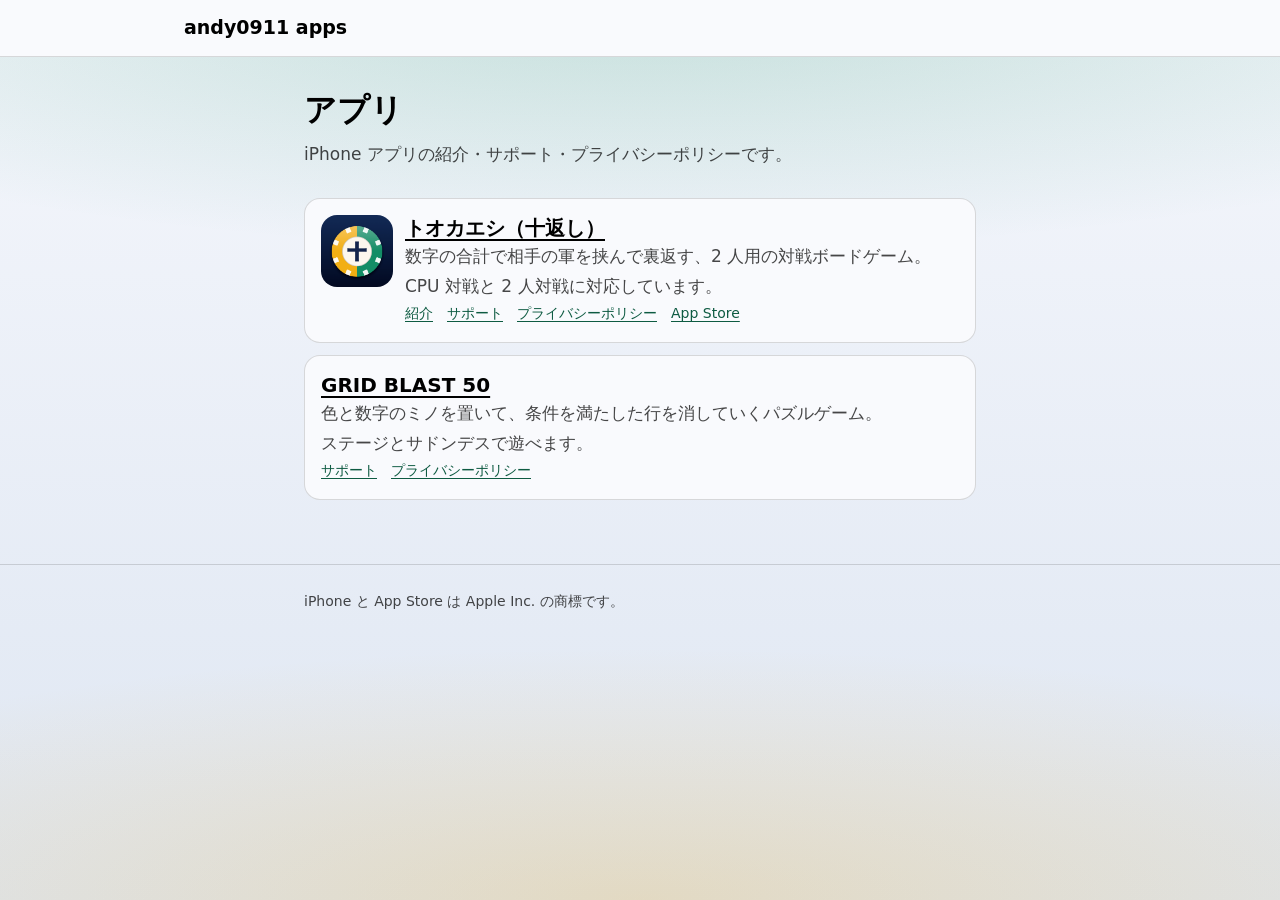
<file: index.html>
<!doctype html>
<html lang="ja">
<head>
<meta charset="utf-8">
<meta name="viewport" content="width=device-width, initial-scale=1">
<title>andy0911 apps｜iPhone アプリのサポートサイト</title>
<meta name="description" content="andy0911 が開発する iPhone アプリの紹介・サポート・プライバシーポリシーのページです。">
<link rel="canonical" href="https://andy0911.github.io/">
<meta name="google-site-verification" content="EvMvs8RO5dXW1FtLMoumwyqunw7ef7l6_yYHZb32z4k">
<meta name="theme-color" content="#f5f7fc" media="(prefers-color-scheme: light)">
<meta property="og:type" content="website">
<meta property="og:site_name" content="andy0911 apps">
<meta property="og:locale" content="ja_JP">
<meta property="og:title" content="andy0911 apps｜iPhone アプリのサポートサイト">
<meta property="og:description" content="トオカエシ（十返し）などの iPhone アプリの紹介、サポート、プライバシーポリシーをまとめています。">
<meta property="og:url" content="https://andy0911.github.io/">
<meta property="og:image" content="https://andy0911.github.io/tokaeshi/img/icon-512.png">
<meta name="twitter:card" content="summary">

<meta name="theme-color" content="#1c1f26" media="(prefers-color-scheme: dark)">
<link rel="icon" type="image/png" sizes="64x64" href="tokaeshi/img/favicon-64.png">
<link rel="stylesheet" href="tokaeshi/style.css">
<script src="analytics.js" defer></script>
</head>
<body>
<a class="skip-link" href="#main">本文へ移動</a>

<header class="site-header">
  <div class="wrap">
    <a class="brand" href="./"><span class="brand-text">andy0911 apps</span></a>
  </div>
</header>

<main id="main">
  <div class="wrap prose-wrap">
    <div class="page-head">
      <h1>アプリ</h1>
      <p>iPhone アプリの紹介・サポート・プライバシーポリシーです。</p>
    </div>

    <ul class="cards" style="margin-top:var(--space-5)">
      <li>
        <div class="piece-row">
          <img src="tokaeshi/img/icon-512.png" alt="" width="72" height="72" style="border-radius:16px;flex:none">
          <div>
            <h2 style="font-size:20px;font-family:var(--font-rounded);font-weight:800"><a href="tokaeshi/" style="color:inherit">トオカエシ（十返し）</a></h2>
            <p>数字の合計で相手の軍を挟んで裏返す、2 人用の対戦ボードゲーム。CPU 対戦と 2 人対戦に対応しています。</p>
            <p class="small" style="margin:0"><a href="tokaeshi/">紹介</a>　<a href="tokaeshi/support.html">サポート</a>　<a href="tokaeshi/privacy.html">プライバシーポリシー</a>　<a href="https://apps.apple.com/jp/app/id6817160128" data-placement="home-card">App Store</a></p>
          </div>
        </div>
      </li>
      <li>
        <div class="piece-row">
          <div>
            <h2 style="font-size:20px;font-family:var(--font-rounded);font-weight:800"><a href="gridblast50/support.html" style="color:inherit">GRID BLAST 50</a></h2>
            <p>色と数字のミノを置いて、条件を満たした行を消していくパズルゲーム。ステージとサドンデスで遊べます。</p>
            <p class="small" style="margin:0"><a href="gridblast50/support.html">サポート</a>　<a href="gridblast50/privacy.html">プライバシーポリシー</a></p>
          </div>
        </div>
      </li>
    </ul>
  </div>
</main>

<footer class="site-footer">
  <div class="wrap prose-wrap">
    <p>iPhone と App Store は Apple Inc. の商標です。</p>
  </div>
</footer>
</body>
</html>
</file>
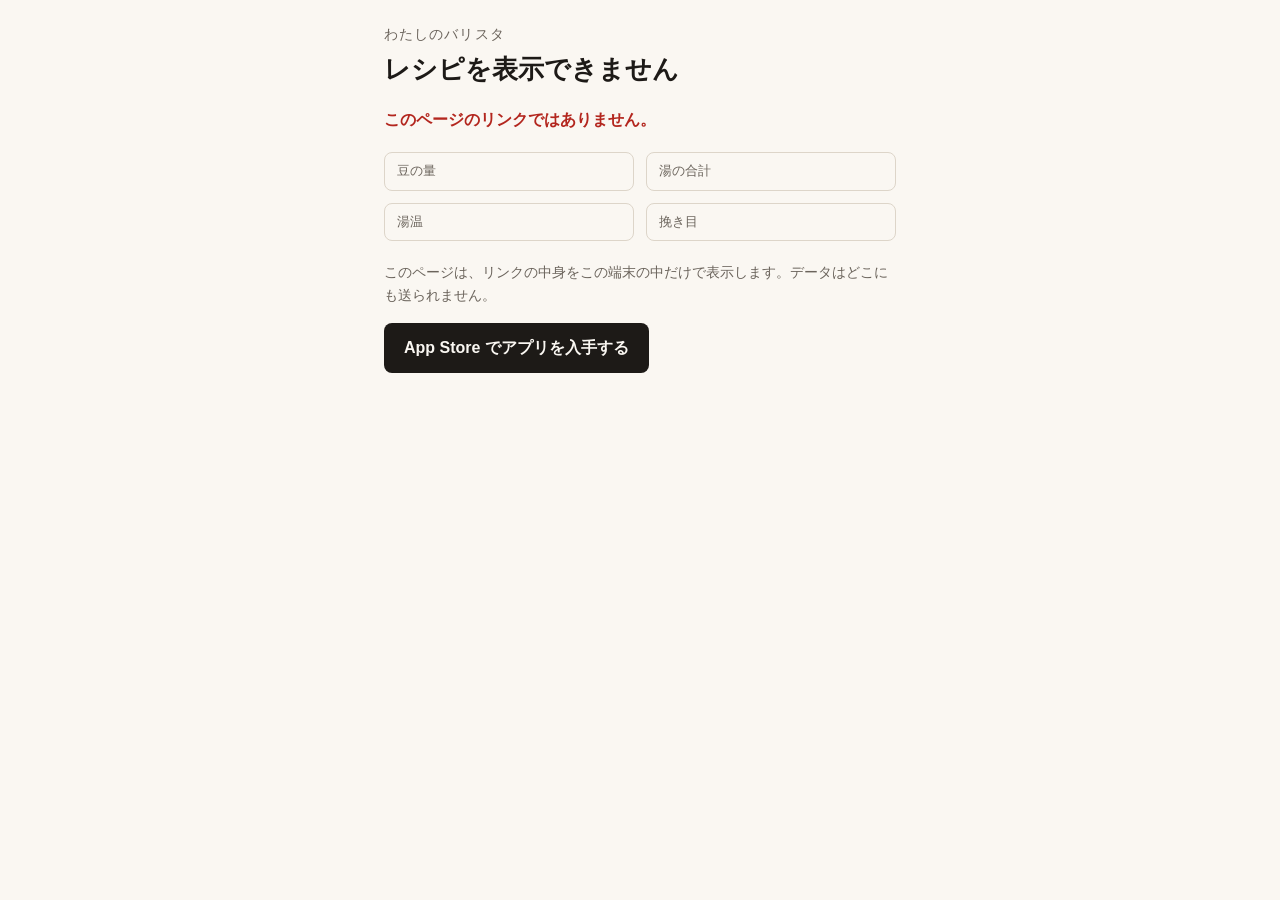
<file: r/index.html>
<!doctype html>
<html lang="ja">
<head>
<meta charset="utf-8">
<meta name="viewport" content="width=device-width, initial-scale=1">
<meta http-equiv="Content-Security-Policy" content="default-src 'none'; script-src 'self'; style-src 'self'; img-src 'self'">
<meta name="referrer" content="no-referrer">
<meta name="robots" content="noindex">
<!-- アプリが入っている人が Safari で直接開いたとき（Universal Link は働かない）のために、Smart App Banner を置く。
     App Store の ID は 6818946345。app-argument は共有ページ内の script が今の URL で上書きする。 -->
<meta name="apple-itunes-app" content="app-id=6818946345">
<title>わたしのバリスタ ー 共有されたレシピ</title>
<link rel="stylesheet" href="style.css">
</head>
<body>
<main>
  <p class="brand">わたしのバリスタ</p>
  <h1 id="name">レシピを確かめています…</h1>
  <p id="summary" class="muted"></p>
  <p id="error" class="error" role="alert" hidden></p>
  <dl id="values" hidden>
    <div><dt>豆の量</dt><dd id="dose"></dd></div>
    <div><dt id="waterLabel">湯の合計</dt><dd id="water"></dd></div>
    <div><dt>湯温</dt><dd id="temp"></dd></div>
    <div><dt>挽き目</dt><dd id="grind"></dd></div>
  </dl>
  <ol id="steps" hidden></ol>
  <p id="bean" class="muted" hidden></p>
  <p class="muted">このページは、リンクの中身をこの端末の中だけで表示します。データはどこにも送られません。</p>
  <p><a id="store" class="button" href="https://apps.apple.com/app/id6818946345">App Store でアプリを入手する</a></p>
</main>
<script src="share-core.js"></script>
<script src="share.js"></script>
</body>
</html>
</file>
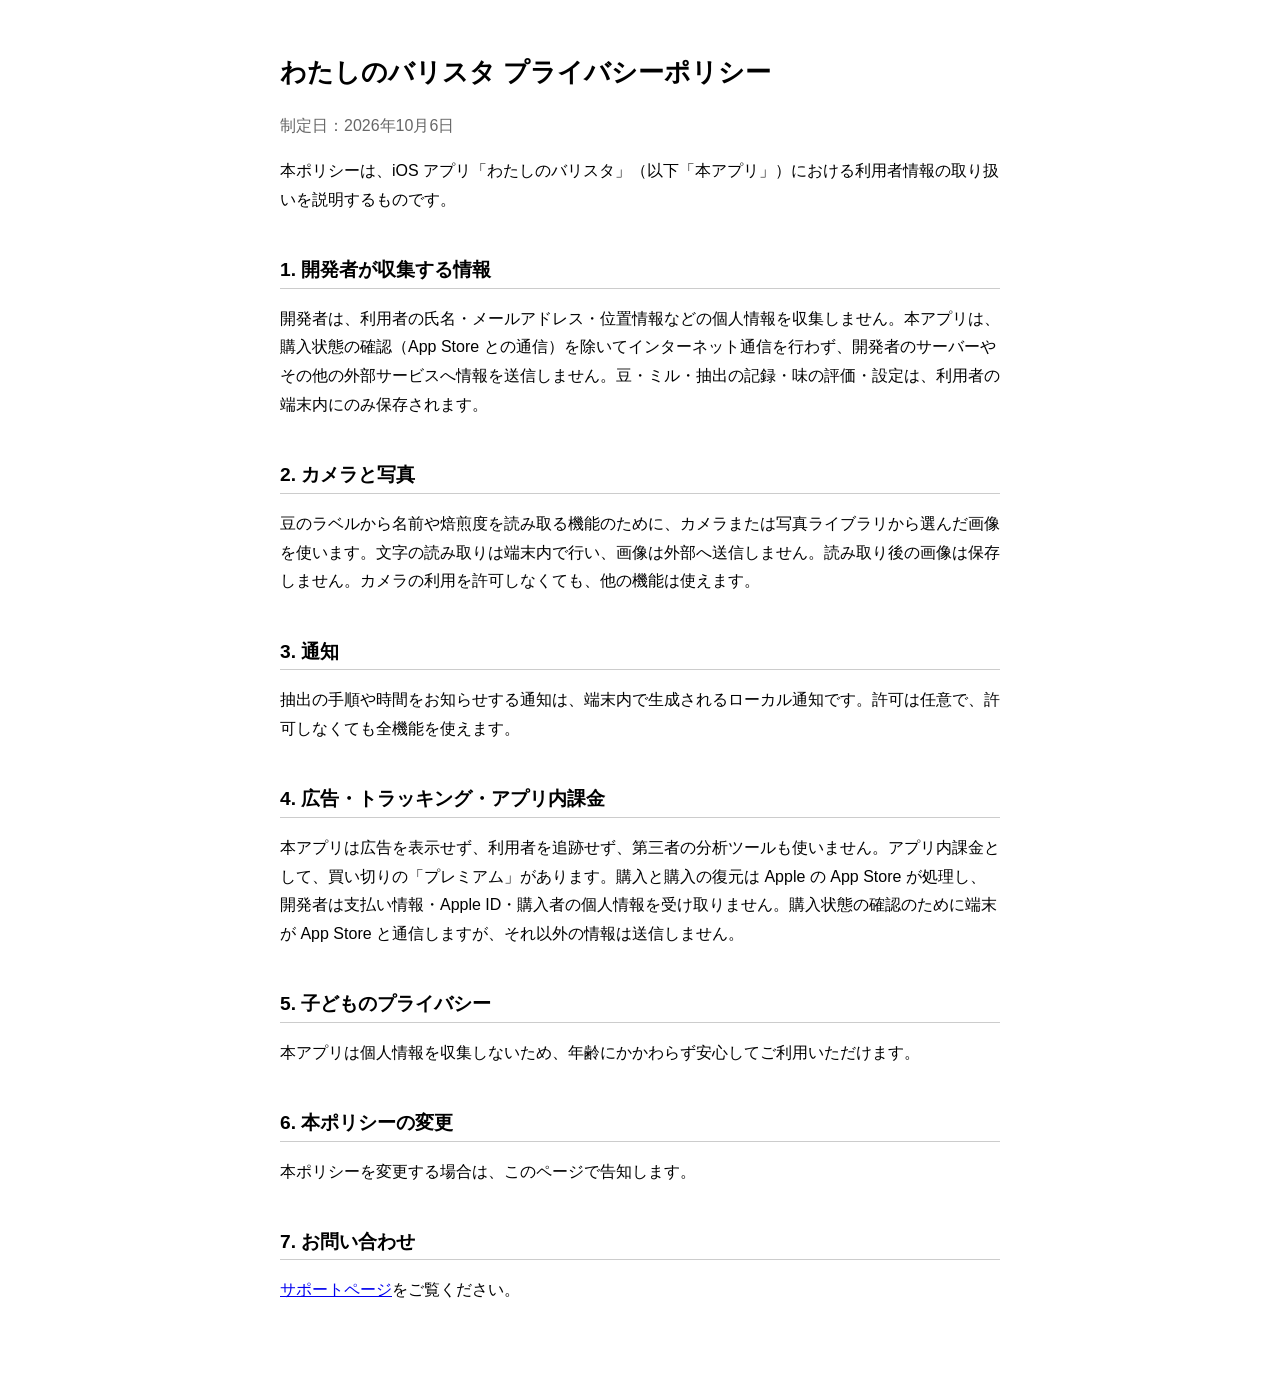
<file: coffee/privacy.html>
<!doctype html>
<html lang="ja">
<head>
<meta charset="utf-8">
<meta name="viewport" content="width=device-width, initial-scale=1">
<title>わたしのバリスタ プライバシーポリシー</title>
<link rel="stylesheet" href="style.css">
</head>
<body>
<main>
<h1>わたしのバリスタ プライバシーポリシー</h1>
<p class="date">制定日：2026年10月6日</p>

<p>本ポリシーは、iOS アプリ「わたしのバリスタ」（以下「本アプリ」）における利用者情報の取り扱いを説明するものです。</p>

<h2>1. 開発者が収集する情報</h2>
<p>開発者は、利用者の氏名・メールアドレス・位置情報などの個人情報を収集しません。本アプリは、購入状態の確認（App Store との通信）を除いてインターネット通信を行わず、開発者のサーバーやその他の外部サービスへ情報を送信しません。豆・ミル・抽出の記録・味の評価・設定は、利用者の端末内にのみ保存されます。</p>

<h2>2. カメラと写真</h2>
<p>豆のラベルから名前や焙煎度を読み取る機能のために、カメラまたは写真ライブラリから選んだ画像を使います。文字の読み取りは端末内で行い、画像は外部へ送信しません。読み取り後の画像は保存しません。カメラの利用を許可しなくても、他の機能は使えます。</p>

<h2>3. 通知</h2>
<p>抽出の手順や時間をお知らせする通知は、端末内で生成されるローカル通知です。許可は任意で、許可しなくても全機能を使えます。</p>

<h2>4. 広告・トラッキング・アプリ内課金</h2>
<p>本アプリは広告を表示せず、利用者を追跡せず、第三者の分析ツールも使いません。アプリ内課金として、買い切りの「プレミアム」があります。購入と購入の復元は Apple の App Store が処理し、開発者は支払い情報・Apple ID・購入者の個人情報を受け取りません。購入状態の確認のために端末が App Store と通信しますが、それ以外の情報は送信しません。</p>

<h2>5. 子どものプライバシー</h2>
<p>本アプリは個人情報を収集しないため、年齢にかかわらず安心してご利用いただけます。</p>

<h2>6. 本ポリシーの変更</h2>
<p>本ポリシーを変更する場合は、このページで告知します。</p>

<h2>7. お問い合わせ</h2>
<p><a href="support.html">サポートページ</a>をご覧ください。</p>
</main>
</body>
</html>
</file>
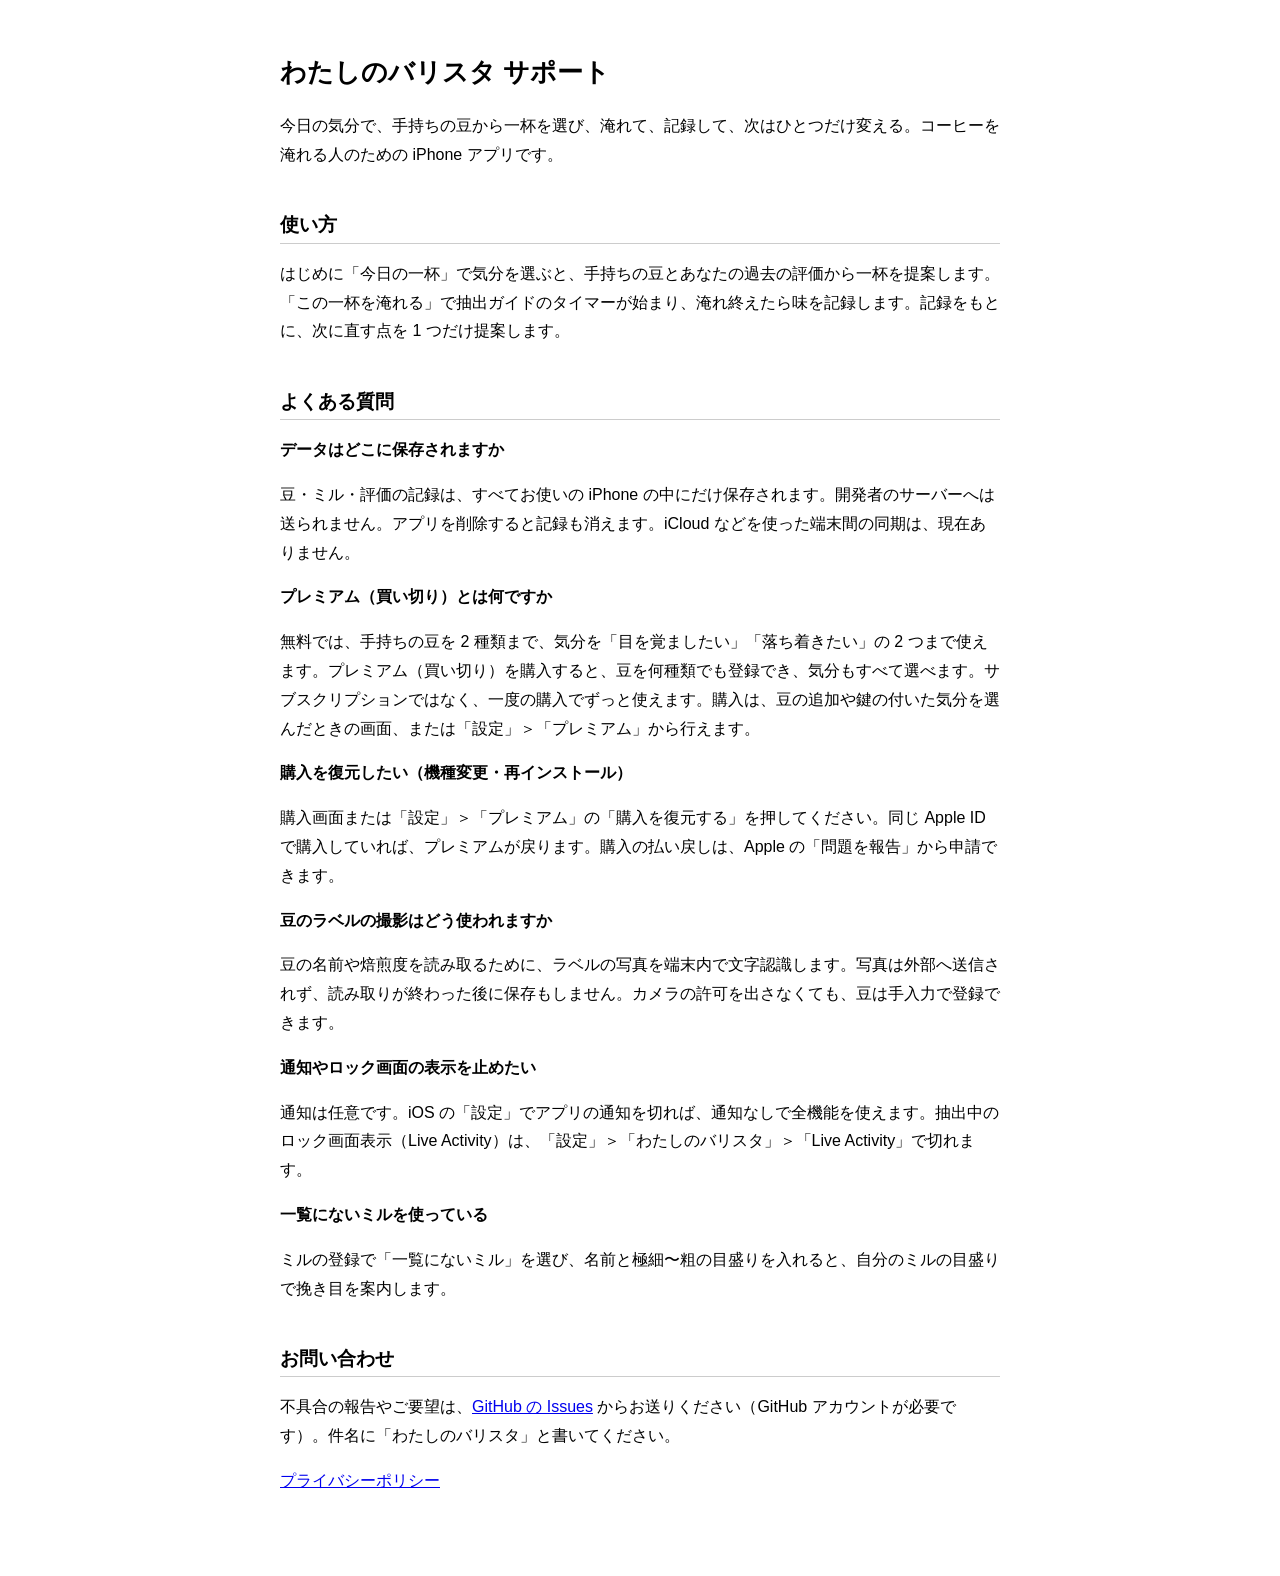
<file: coffee/support.html>
<!doctype html>
<html lang="ja">
<head>
<meta charset="utf-8">
<meta name="viewport" content="width=device-width, initial-scale=1">
<title>わたしのバリスタ サポート</title>
<link rel="stylesheet" href="style.css">
</head>
<body>
<main>
<h1>わたしのバリスタ サポート</h1>
<p>今日の気分で、手持ちの豆から一杯を選び、淹れて、記録して、次はひとつだけ変える。コーヒーを淹れる人のための iPhone アプリです。</p>

<h2>使い方</h2>
<p>はじめに「今日の一杯」で気分を選ぶと、手持ちの豆とあなたの過去の評価から一杯を提案します。「この一杯を淹れる」で抽出ガイドのタイマーが始まり、淹れ終えたら味を記録します。記録をもとに、次に直す点を 1 つだけ提案します。</p>

<h2>よくある質問</h2>
<h3>データはどこに保存されますか</h3>
<p>豆・ミル・評価の記録は、すべてお使いの iPhone の中にだけ保存されます。開発者のサーバーへは送られません。アプリを削除すると記録も消えます。iCloud などを使った端末間の同期は、現在ありません。</p>
<h3>プレミアム（買い切り）とは何ですか</h3>
<p>無料では、手持ちの豆を 2 種類まで、気分を「目を覚ましたい」「落ち着きたい」の 2 つまで使えます。プレミアム（買い切り）を購入すると、豆を何種類でも登録でき、気分もすべて選べます。サブスクリプションではなく、一度の購入でずっと使えます。購入は、豆の追加や鍵の付いた気分を選んだときの画面、または「設定」＞「プレミアム」から行えます。</p>
<h3>購入を復元したい（機種変更・再インストール）</h3>
<p>購入画面または「設定」＞「プレミアム」の「購入を復元する」を押してください。同じ Apple ID で購入していれば、プレミアムが戻ります。購入の払い戻しは、Apple の「問題を報告」から申請できます。</p>
<h3>豆のラベルの撮影はどう使われますか</h3>
<p>豆の名前や焙煎度を読み取るために、ラベルの写真を端末内で文字認識します。写真は外部へ送信されず、読み取りが終わった後に保存もしません。カメラの許可を出さなくても、豆は手入力で登録できます。</p>
<h3>通知やロック画面の表示を止めたい</h3>
<p>通知は任意です。iOS の「設定」でアプリの通知を切れば、通知なしで全機能を使えます。抽出中のロック画面表示（Live Activity）は、「設定」＞「わたしのバリスタ」＞「Live Activity」で切れます。</p>
<h3>一覧にないミルを使っている</h3>
<p>ミルの登録で「一覧にないミル」を選び、名前と極細〜粗の目盛りを入れると、自分のミルの目盛りで挽き目を案内します。</p>

<h2>お問い合わせ</h2>
<p>不具合の報告やご要望は、<a href="https://github.com/andy0911/andy0911.github.io/issues">GitHub の Issues</a> からお送りください（GitHub アカウントが必要です）。件名に「わたしのバリスタ」と書いてください。</p>

<p><a href="privacy.html">プライバシーポリシー</a></p>
</main>
</body>
</html>
</file>
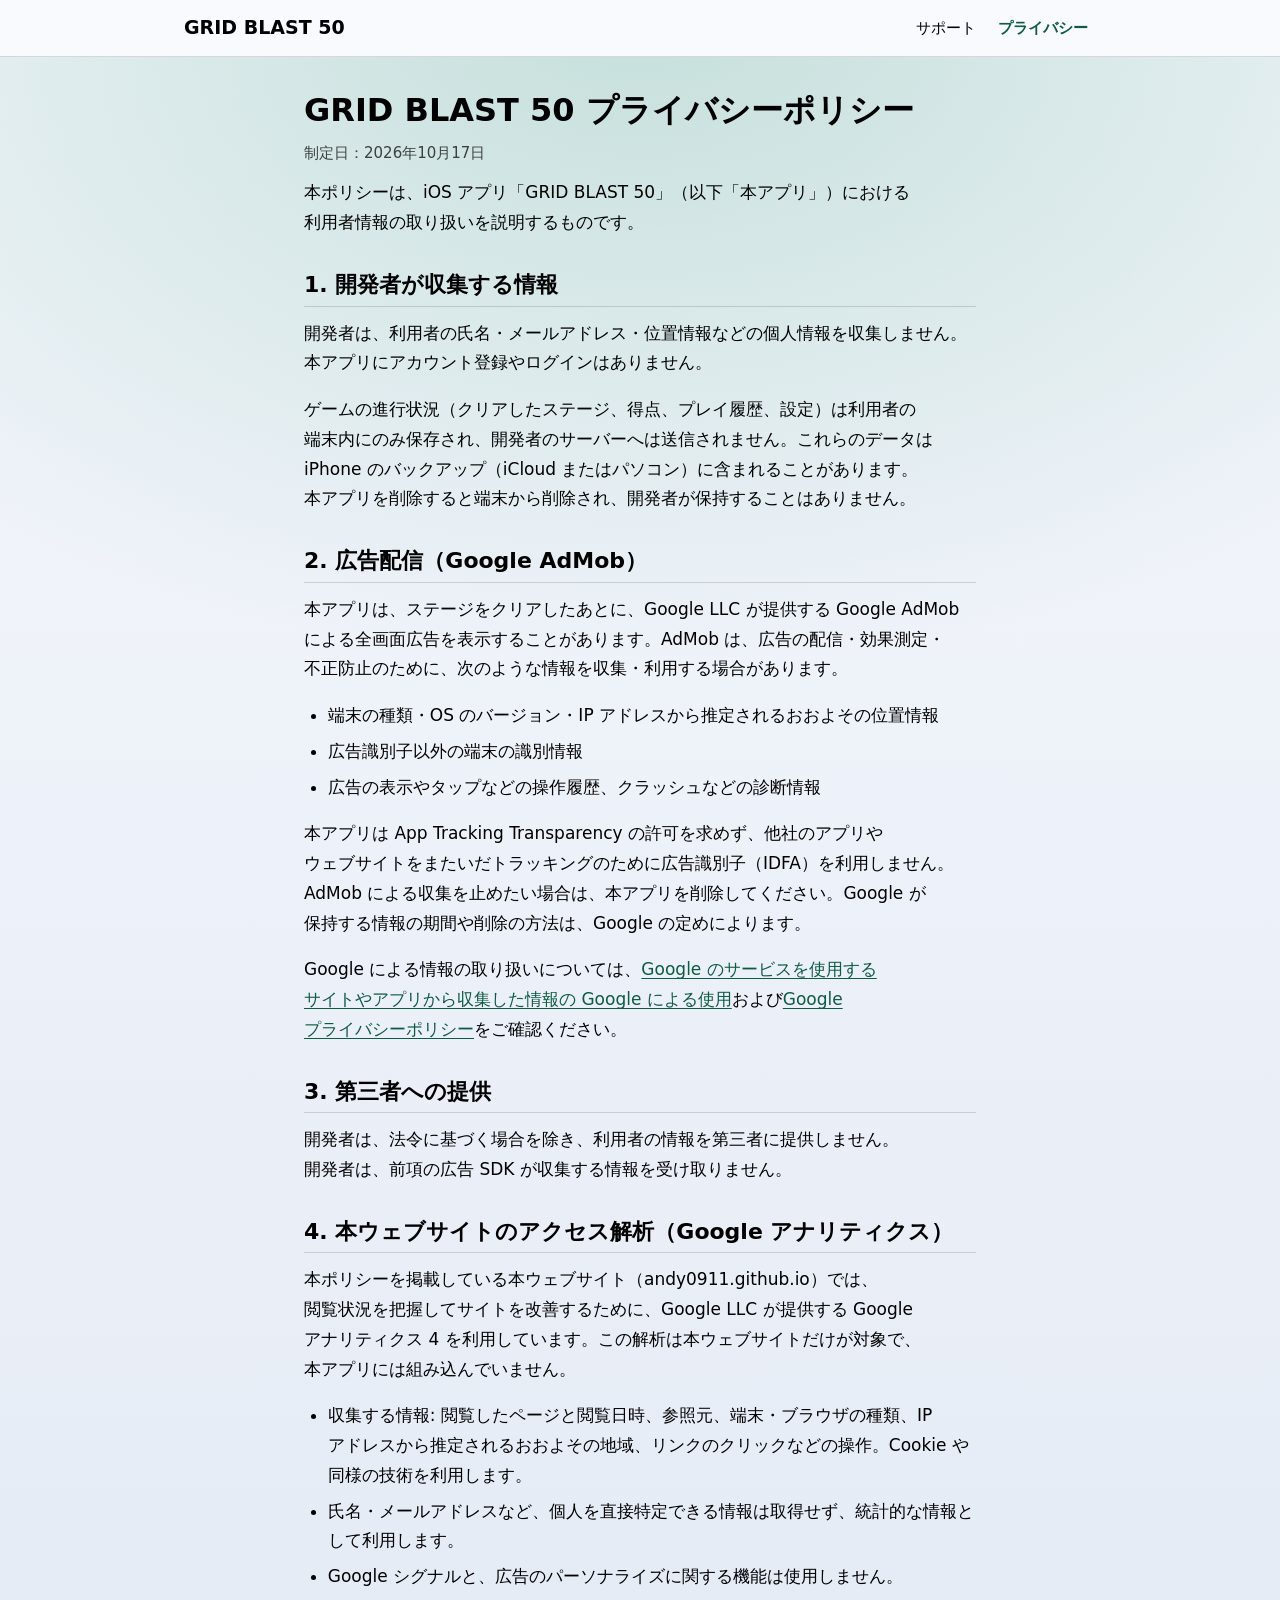
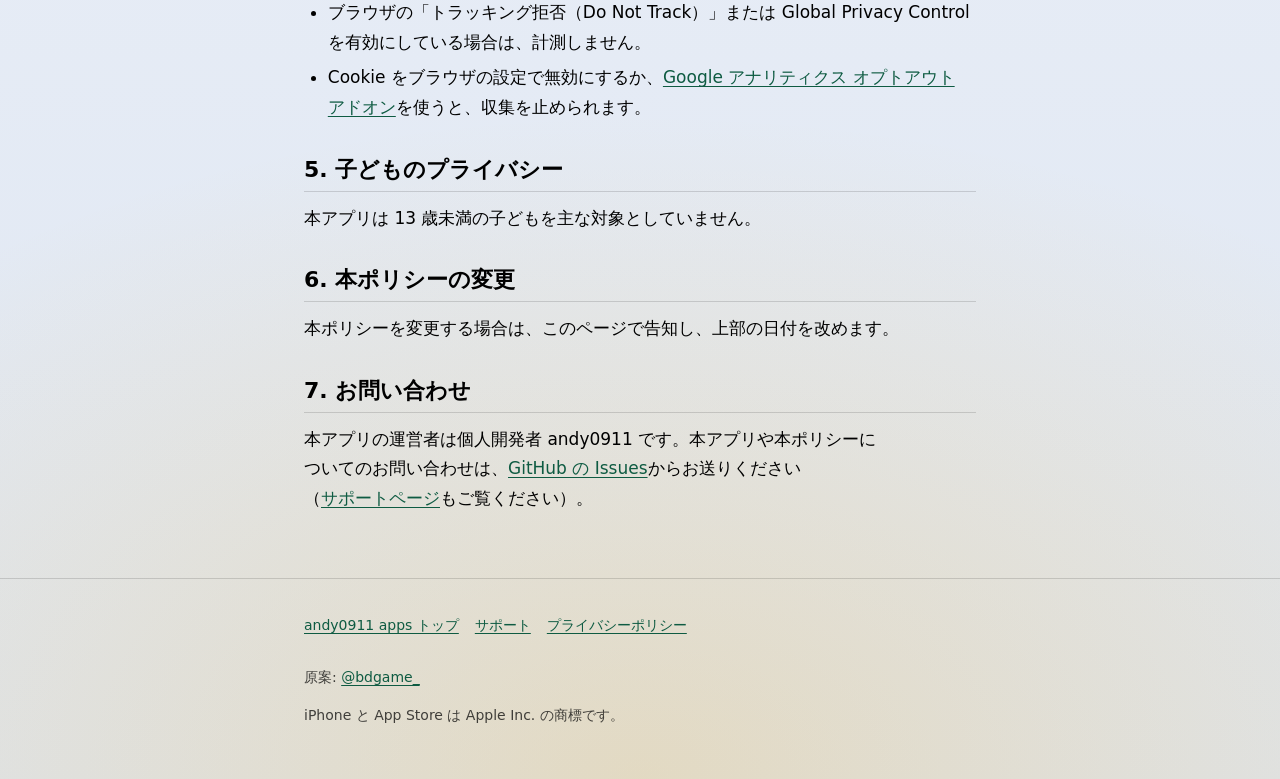
<file: gridblast50/privacy.html>
<!doctype html>
<html lang="ja">
<head>
<meta charset="utf-8">
<meta name="viewport" content="width=device-width, initial-scale=1">
<title>GRID BLAST 50 プライバシーポリシー</title>
<meta name="description" content="GRID BLAST 50 のプライバシーポリシー。端末内の保存、広告配信、ウェブサイトのアクセス解析における利用者情報の取り扱いを説明します。">
<link rel="canonical" href="https://andy0911.github.io/gridblast50/privacy.html">
<meta name="theme-color" content="#f5f7fc" media="(prefers-color-scheme: light)">
<meta name="theme-color" content="#1c1f26" media="(prefers-color-scheme: dark)">
<link rel="stylesheet" href="../tokaeshi/style.css">
<script src="../analytics.js" defer></script>
<script type="application/ld+json">
{
  "@context": "https://schema.org",
  "@type": "BreadcrumbList",
  "itemListElement": [
    {"@type": "ListItem", "position": 1, "name": "ホーム", "item": "https://andy0911.github.io/"},
    {"@type": "ListItem", "position": 2, "name": "GRID BLAST 50 プライバシーポリシー", "item": "https://andy0911.github.io/gridblast50/privacy.html"}
  ]
}
</script>
</head>
<body>
<a class="skip-link" href="#main">本文へ移動</a>

<header class="site-header">
  <div class="wrap">
    <a class="brand" href="support.html"><span class="brand-text">GRID BLAST 50</span></a>
    <nav aria-label="サイト内">
      <ul class="site-nav">
        <li><a href="support.html">サポート</a></li>
        <li><a href="privacy.html" aria-current="page">プライバシー</a></li>
      </ul>
    </nav>
  </div>
</header>

<main id="main">
  <div class="wrap prose-wrap">
    <div class="page-head">
      <h1>GRID BLAST 50 プライバシーポリシー</h1>
      <p class="date">制定日：2026年10月17日</p>
    </div>

    <div class="prose">
<p>本ポリシーは、iOS アプリ「GRID BLAST 50」（以下「本アプリ」）における利用者情報の取り扱いを説明するものです。</p>

<h2>1. 開発者が収集する情報</h2>
<p>開発者は、利用者の氏名・メールアドレス・位置情報などの個人情報を収集しません。本アプリにアカウント登録やログインはありません。</p>
<p>ゲームの進行状況（クリアしたステージ、得点、プレイ履歴、設定）は利用者の端末内にのみ保存され、開発者のサーバーへは送信されません。これらのデータは iPhone のバックアップ（iCloud またはパソコン）に含まれることがあります。本アプリを削除すると端末から削除され、開発者が保持することはありません。</p>

<h2>2. 広告配信（Google AdMob）</h2>
<p>本アプリは、ステージをクリアしたあとに、Google LLC が提供する Google AdMob による全画面広告を表示することがあります。AdMob は、広告の配信・効果測定・不正防止のために、次のような情報を収集・利用する場合があります。</p>
<ul>
<li>端末の種類・OS のバージョン・IP アドレスから推定されるおおよその位置情報</li>
<li>広告識別子以外の端末の識別情報</li>
<li>広告の表示やタップなどの操作履歴、クラッシュなどの診断情報</li>
</ul>
<p>本アプリは App Tracking Transparency の許可を求めず、他社のアプリやウェブサイトをまたいだトラッキングのために広告識別子（IDFA）を利用しません。AdMob による収集を止めたい場合は、本アプリを削除してください。Google が保持する情報の期間や削除の方法は、Google の定めによります。</p>
<p>Google による情報の取り扱いについては、<a href="https://policies.google.com/technologies/partner-sites?hl=ja">Google のサービスを使用するサイトやアプリから収集した情報の Google による使用</a>および<a href="https://policies.google.com/privacy?hl=ja">Google プライバシーポリシー</a>をご確認ください。</p>

<h2>3. 第三者への提供</h2>
<p>開発者は、法令に基づく場合を除き、利用者の情報を第三者に提供しません。開発者は、前項の広告 SDK が収集する情報を受け取りません。</p>

<h2>4. 本ウェブサイトのアクセス解析（Google アナリティクス）</h2>
<p>本ポリシーを掲載している本ウェブサイト（andy0911.github.io）では、閲覧状況を把握してサイトを改善するために、Google LLC が提供する Google アナリティクス 4 を利用しています。この解析は本ウェブサイトだけが対象で、本アプリには組み込んでいません。</p>
<ul>
<li>収集する情報: 閲覧したページと閲覧日時、参照元、端末・ブラウザの種類、IP アドレスから推定されるおおよその地域、リンクのクリックなどの操作。Cookie や同様の技術を利用します。</li>
<li>氏名・メールアドレスなど、個人を直接特定できる情報は取得せず、統計的な情報として利用します。</li>
<li>Google シグナルと、広告のパーソナライズに関する機能は使用しません。</li>
<li>ブラウザの「トラッキング拒否（Do Not Track）」または Global Privacy Control を有効にしている場合は、計測しません。</li>
<li>Cookie をブラウザの設定で無効にするか、<a href="https://tools.google.com/dlpage/gaoptout?hl=ja">Google アナリティクス オプトアウト アドオン</a>を使うと、収集を止められます。</li>
</ul>

<h2>5. 子どものプライバシー</h2>
<p>本アプリは 13 歳未満の子どもを主な対象としていません。</p>

<h2>6. 本ポリシーの変更</h2>
<p>本ポリシーを変更する場合は、このページで告知し、上部の日付を改めます。</p>

<h2>7. お問い合わせ</h2>
<p>本アプリの運営者は個人開発者 andy0911 です。本アプリや本ポリシーについてのお問い合わせは、<a href="https://github.com/andy0911/andy0911.github.io/issues">GitHub の Issues</a>からお送りください（<a href="support.html#contact">サポートページ</a>もご覧ください）。</p>
    </div>
  </div>
</main>

<footer class="site-footer">
  <div class="wrap prose-wrap">
    <ul>
      <li><a href="../">andy0911 apps トップ</a></li>
      <li><a href="support.html">サポート</a></li>
      <li><a href="privacy.html">プライバシーポリシー</a></li>
    </ul>
    <p>原案: <a href="https://x.com/bdgame_">@bdgame_</a></p>
    <p>iPhone と App Store は Apple Inc. の商標です。</p>
  </div>
</footer>
</body>
</html>
</file>
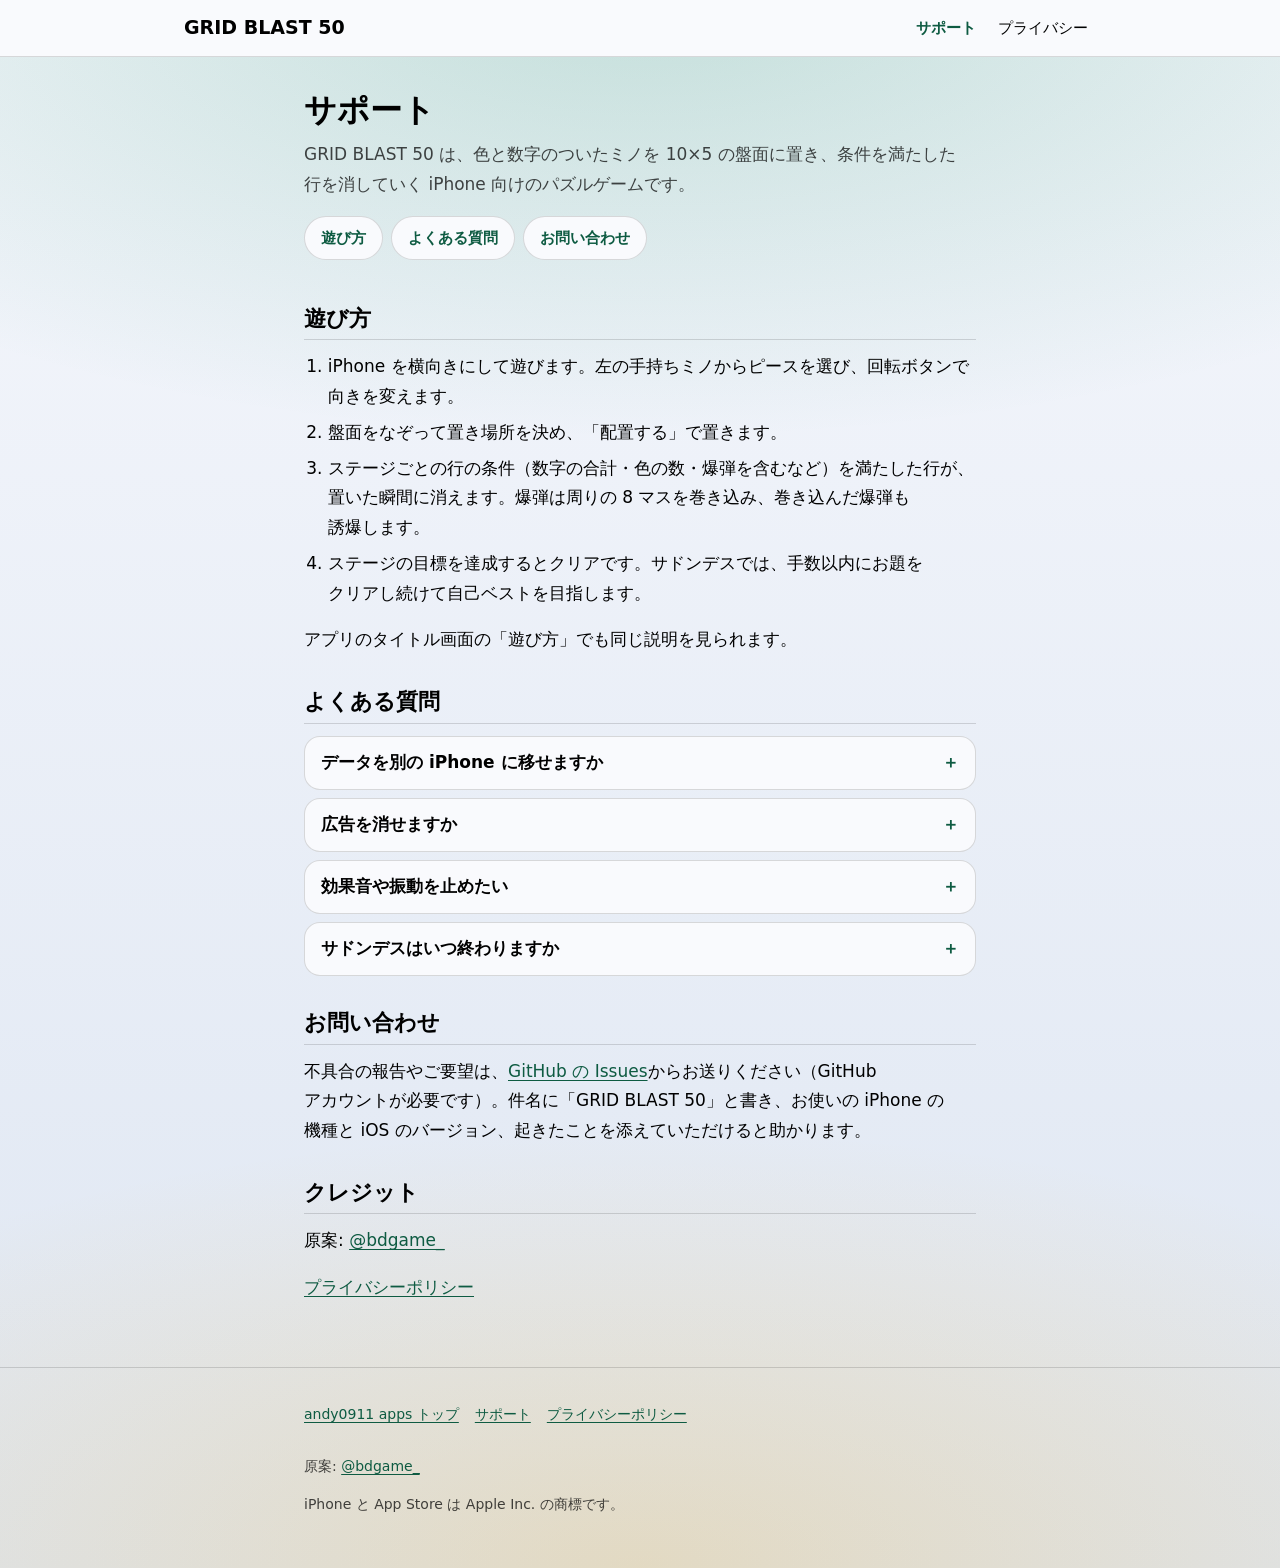
<file: gridblast50/support.html>
<!doctype html>
<html lang="ja">
<head>
<meta charset="utf-8">
<meta name="viewport" content="width=device-width, initial-scale=1">
<title>GRID BLAST 50 サポート｜遊び方とよくある質問</title>
<meta name="description" content="GRID BLAST 50 のサポートページです。遊び方、よくある質問、お問い合わせ先をまとめています。">
<link rel="canonical" href="https://andy0911.github.io/gridblast50/support.html">
<meta name="theme-color" content="#f5f7fc" media="(prefers-color-scheme: light)">
<meta name="theme-color" content="#1c1f26" media="(prefers-color-scheme: dark)">
<link rel="stylesheet" href="../tokaeshi/style.css">
<script src="../analytics.js" defer></script>
<script type="application/ld+json">
{
  "@context": "https://schema.org",
  "@type": "BreadcrumbList",
  "itemListElement": [
    {"@type": "ListItem", "position": 1, "name": "ホーム", "item": "https://andy0911.github.io/"},
    {"@type": "ListItem", "position": 2, "name": "GRID BLAST 50 サポート", "item": "https://andy0911.github.io/gridblast50/support.html"}
  ]
}
</script>
</head>
<body>
<a class="skip-link" href="#main">本文へ移動</a>

<header class="site-header">
  <div class="wrap">
    <a class="brand" href="support.html"><span class="brand-text">GRID BLAST 50</span></a>
    <nav aria-label="サイト内">
      <ul class="site-nav">
        <li><a href="support.html" aria-current="page">サポート</a></li>
        <li><a href="privacy.html">プライバシー</a></li>
      </ul>
    </nav>
  </div>
</header>

<main id="main">
  <div class="wrap prose-wrap">
    <div class="page-head">
      <h1>サポート</h1>
      <p>GRID BLAST 50 は、色と数字のついたミノを 10×5 の盤面に置き、条件を満たした行を消していく iPhone 向けのパズルゲームです。</p>
      <ul class="jump" aria-label="このページの内容">
        <li><a href="#howto">遊び方</a></li>
        <li><a href="#faq">よくある質問</a></li>
        <li><a href="#contact">お問い合わせ</a></li>
      </ul>
    </div>
    <div class="prose">
      <h2 id="howto">遊び方</h2>
      <ol>
        <li>iPhone を横向きにして遊びます。左の手持ちミノからピースを選び、回転ボタンで向きを変えます。</li>
        <li>盤面をなぞって置き場所を決め、「配置する」で置きます。</li>
        <li>ステージごとの行の条件（数字の合計・色の数・爆弾を含むなど）を満たした行が、置いた瞬間に消えます。爆弾は周りの 8 マスを巻き込み、巻き込んだ爆弾も誘爆します。</li>
        <li>ステージの目標を達成するとクリアです。サドンデスでは、手数以内にお題をクリアし続けて自己ベストを目指します。</li>
      </ol>
      <p>アプリのタイトル画面の「遊び方」でも同じ説明を見られます。</p>

      <h2 id="faq">よくある質問</h2>
      <div class="faq">
        <details>
          <summary>データを別の iPhone に移せますか</summary>
          <div class="answer">
            <p>進行状況は iPhone の中に保存しています。iCloud やパソコンのバックアップから復元したときや、機種変更のデータ移行では引き継がれます。アカウントによる同期はありません。</p>
          </div>
        </details>
        <details>
          <summary>広告を消せますか</summary>
          <div class="answer">
            <p>現在、広告を消す購入はありません。広告はステージをクリアしたあとに、ときどき表示します。プレイ中には表示しません。</p>
          </div>
        </details>
        <details>
          <summary>効果音や振動を止めたい</summary>
          <div class="answer">
            <p>タイトル画面の「設定」で、「効果音」と「触覚フィードバック」をそれぞれ切り替えられます。</p>
          </div>
        </details>
        <details>
          <summary>サドンデスはいつ終わりますか</summary>
          <div class="answer">
            <p>お題を手数以内にクリアできなかったとき、または置けるミノがなくなったときに終わります。先へ進むほどボーナスが増え、自己ベストを超えると NEW RECORD になります。</p>
          </div>
        </details>
      </div>

      <h2 id="contact">お問い合わせ</h2>
      <p>不具合の報告やご要望は、<a href="https://github.com/andy0911/andy0911.github.io/issues">GitHub の Issues</a>からお送りください（GitHub アカウントが必要です）。件名に「GRID BLAST 50」と書き、お使いの iPhone の機種と iOS のバージョン、起きたことを添えていただけると助かります。</p>

      <h2>クレジット</h2>
      <p>原案: <a href="https://x.com/bdgame_">@bdgame_</a></p>
      <p><a href="privacy.html">プライバシーポリシー</a></p>
    </div>
  </div>
</main>

<footer class="site-footer">
  <div class="wrap prose-wrap">
    <ul>
      <li><a href="../">andy0911 apps トップ</a></li>
      <li><a href="support.html">サポート</a></li>
      <li><a href="privacy.html">プライバシーポリシー</a></li>
    </ul>
    <p>原案: <a href="https://x.com/bdgame_">@bdgame_</a></p>
    <p>iPhone と App Store は Apple Inc. の商標です。</p>
  </div>
</footer>
</body>
</html>
</file>
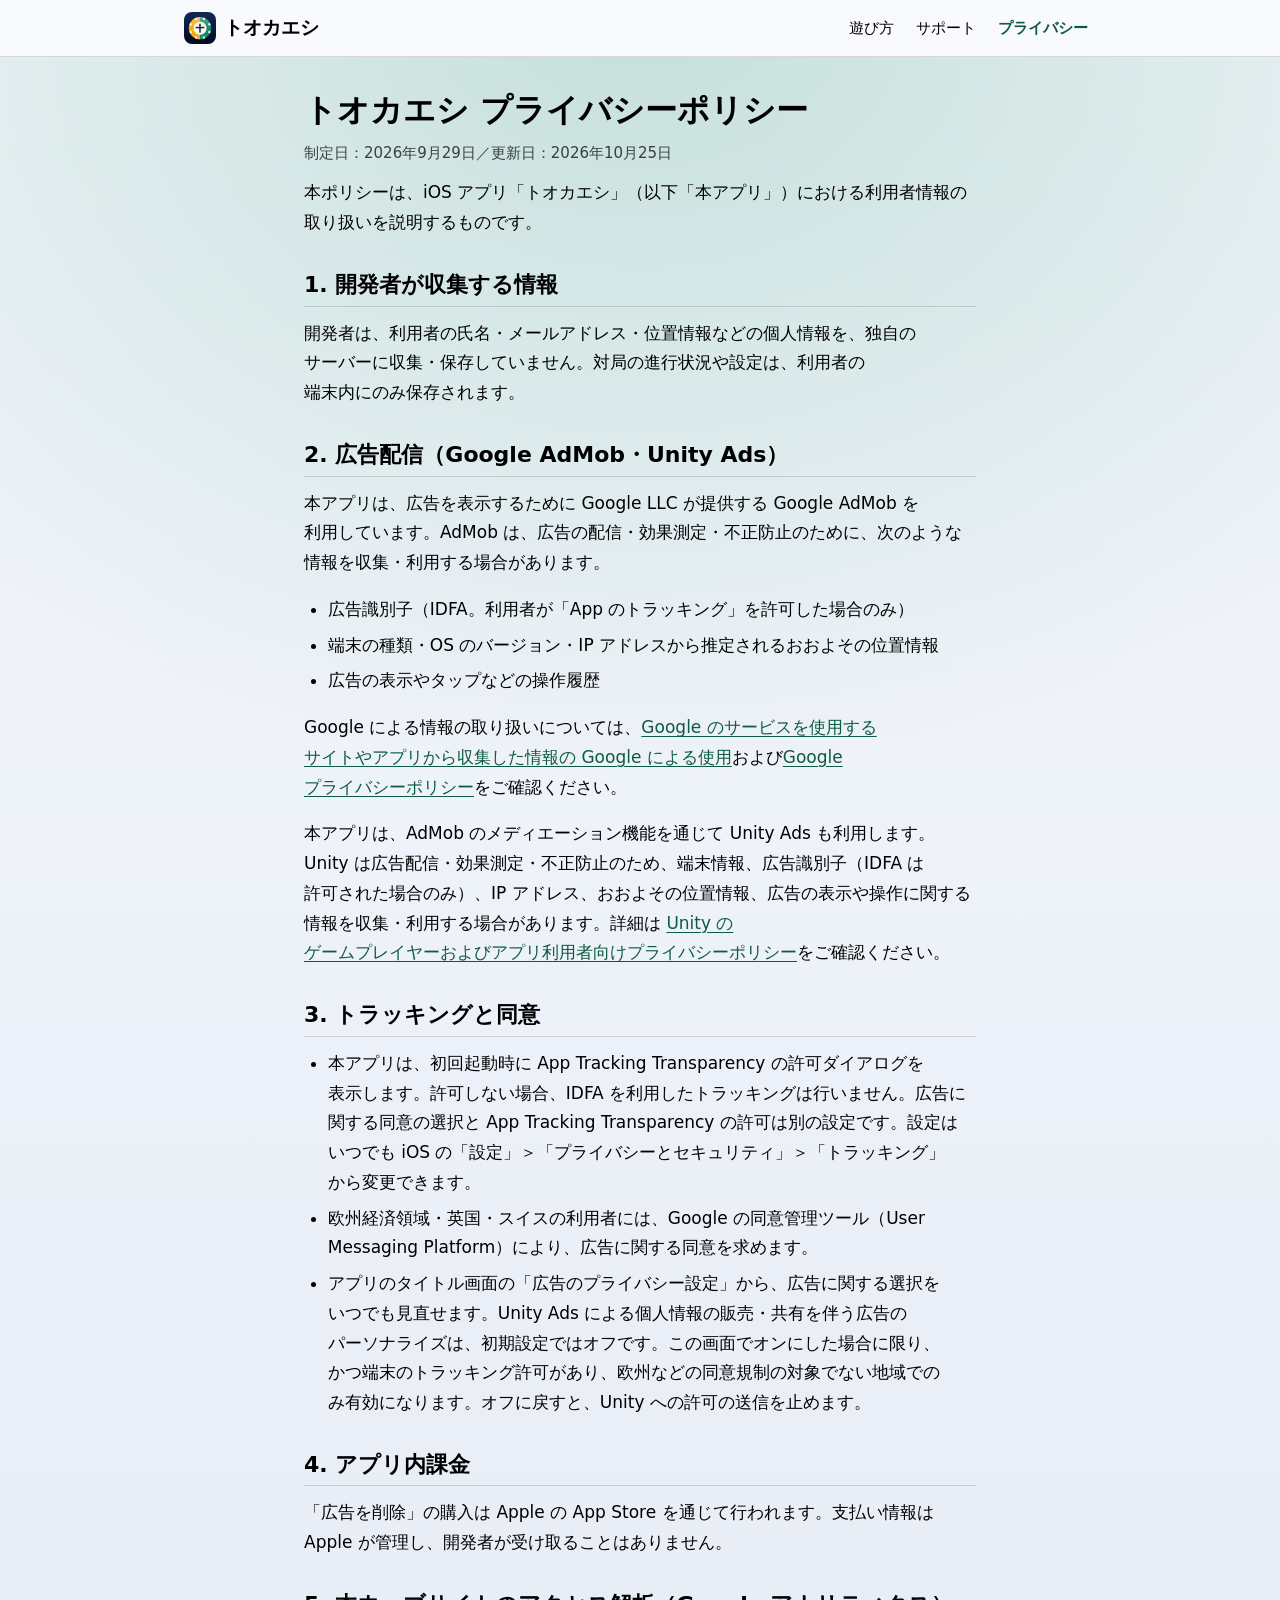
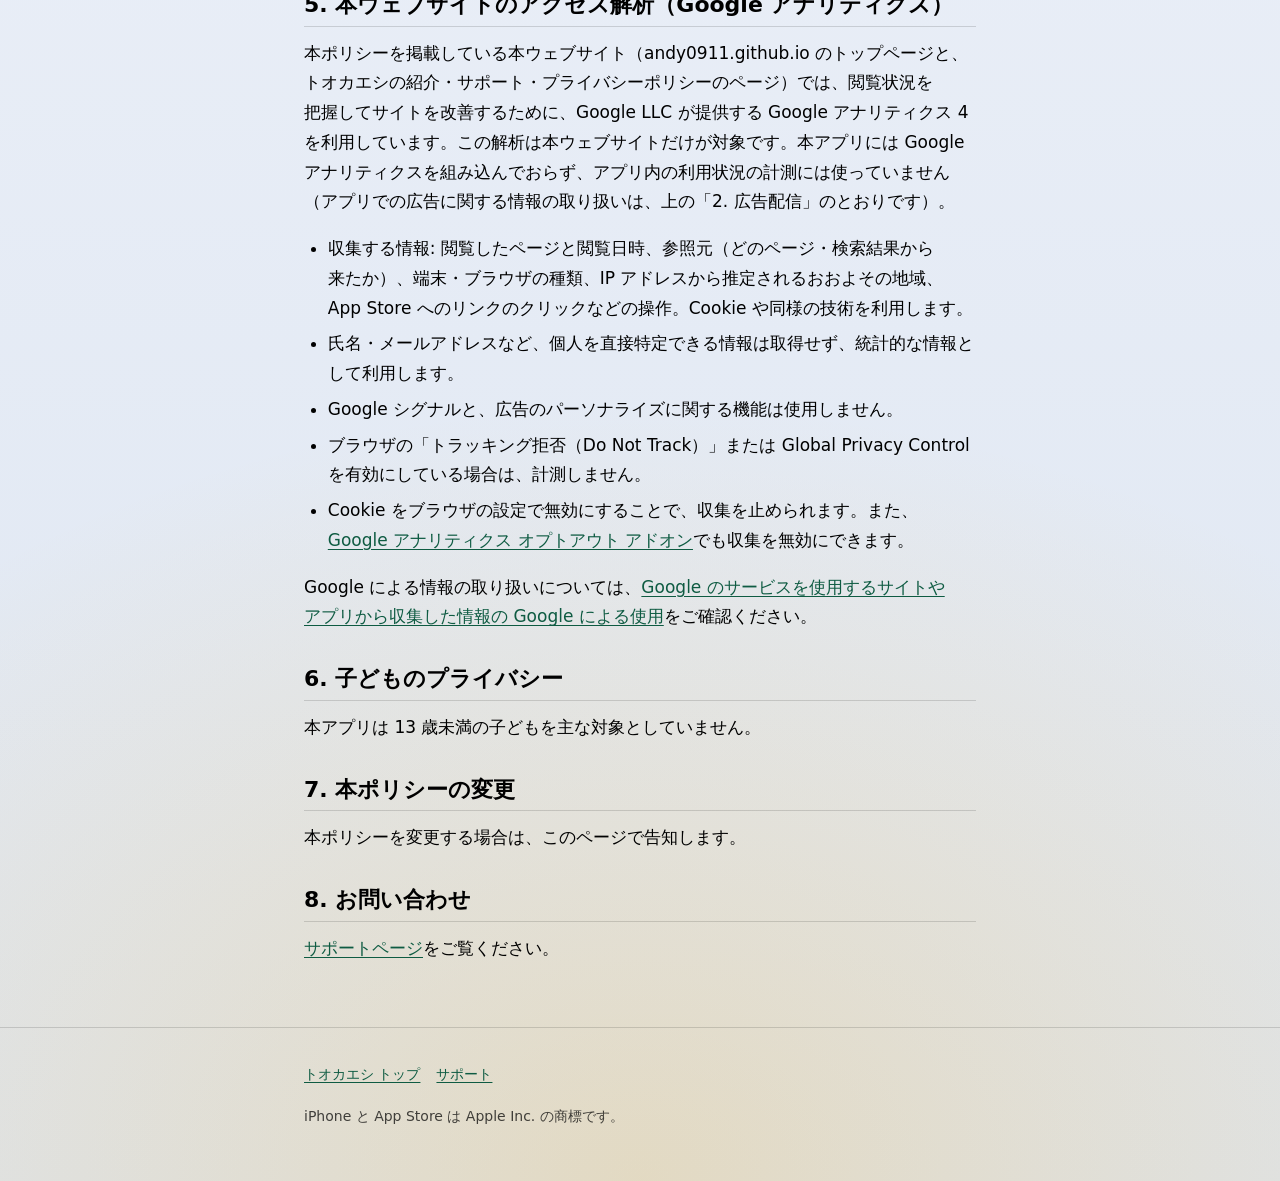
<file: tokaeshi/privacy.html>
<!doctype html>
<html lang="ja">
<head>
<meta charset="utf-8">
<meta name="viewport" content="width=device-width, initial-scale=1">
<title>トオカエシ プライバシーポリシー</title>
<meta name="description" content="トオカエシ（十返し）のプライバシーポリシー。広告配信、トラッキングと同意、アプリ内課金、ウェブサイトのアクセス解析における利用者情報の取り扱いを説明します。">
<link rel="canonical" href="https://andy0911.github.io/tokaeshi/privacy.html">
<meta name="theme-color" content="#f5f7fc" media="(prefers-color-scheme: light)">
<meta name="theme-color" content="#1c1f26" media="(prefers-color-scheme: dark)">
<link rel="icon" type="image/png" sizes="64x64" href="img/favicon-64.png">
<link rel="apple-touch-icon" href="img/apple-touch-icon.png">
<link rel="stylesheet" href="style.css">
<script src="../analytics.js" defer></script>
<script type="application/ld+json">
{
  "@context": "https://schema.org",
  "@type": "BreadcrumbList",
  "itemListElement": [
    {"@type": "ListItem", "position": 1, "name": "ホーム", "item": "https://andy0911.github.io/"},
    {"@type": "ListItem", "position": 2, "name": "トオカエシ", "item": "https://andy0911.github.io/tokaeshi/"},
    {"@type": "ListItem", "position": 3, "name": "プライバシーポリシー", "item": "https://andy0911.github.io/tokaeshi/privacy.html"}
  ]
}
</script>
</head>
<body>
<a class="skip-link" href="#main">本文へ移動</a>

<header class="site-header">
  <div class="wrap">
    <a class="brand" href="./"><img src="img/icon-512.png" alt="" width="32" height="32"><span class="brand-text">トオカエシ</span></a>
    <nav aria-label="サイト内">
      <ul class="site-nav">
        <li><a href="./#rules">遊び方</a></li>
        <li><a href="support.html">サポート</a></li>
        <li><a href="privacy.html" aria-current="page">プライバシー</a></li>
      </ul>
    </nav>
  </div>
</header>

<main id="main">
  <div class="wrap prose-wrap">
    <div class="page-head">
      <h1>トオカエシ プライバシーポリシー</h1>
      <p class="date">制定日：2026年9月29日／更新日：2026年10月25日</p>
    </div>

    <div class="prose">
<p>本ポリシーは、iOS アプリ「トオカエシ」（以下「本アプリ」）における利用者情報の取り扱いを説明するものです。</p>

<h2>1. 開発者が収集する情報</h2>
<p>開発者は、利用者の氏名・メールアドレス・位置情報などの個人情報を、独自のサーバーに収集・保存していません。対局の進行状況や設定は、利用者の端末内にのみ保存されます。</p>

<h2>2. 広告配信（Google AdMob・Unity Ads）</h2>
<p>本アプリは、広告を表示するために Google LLC が提供する Google AdMob を利用しています。AdMob は、広告の配信・効果測定・不正防止のために、次のような情報を収集・利用する場合があります。</p>
<ul>
<li>広告識別子（IDFA。利用者が「App のトラッキング」を許可した場合のみ）</li>
<li>端末の種類・OS のバージョン・IP アドレスから推定されるおおよその位置情報</li>
<li>広告の表示やタップなどの操作履歴</li>
</ul>
<p>Google による情報の取り扱いについては、<a href="https://policies.google.com/technologies/partner-sites?hl=ja">Google のサービスを使用するサイトやアプリから収集した情報の Google による使用</a>および<a href="https://policies.google.com/privacy?hl=ja">Google プライバシーポリシー</a>をご確認ください。</p>

<p>本アプリは、AdMob のメディエーション機能を通じて Unity Ads も利用します。Unity は広告配信・効果測定・不正防止のため、端末情報、広告識別子（IDFA は許可された場合のみ）、IP アドレス、おおよその位置情報、広告の表示や操作に関する情報を収集・利用する場合があります。詳細は <a href="https://unity.com/legal/game-player-and-app-user-privacy-policy">Unity のゲームプレイヤーおよびアプリ利用者向けプライバシーポリシー</a>をご確認ください。</p>

<h2>3. トラッキングと同意</h2>
<ul>
<li>本アプリは、初回起動時に App Tracking Transparency の許可ダイアログを表示します。許可しない場合、IDFA を利用したトラッキングは行いません。広告に関する同意の選択と App Tracking Transparency の許可は別の設定です。設定はいつでも iOS の「設定」＞「プライバシーとセキュリティ」＞「トラッキング」から変更できます。</li>
<li>欧州経済領域・英国・スイスの利用者には、Google の同意管理ツール（User Messaging Platform）により、広告に関する同意を求めます。</li>
<li>アプリのタイトル画面の「広告のプライバシー設定」から、広告に関する選択をいつでも見直せます。Unity Ads による個人情報の販売・共有を伴う広告のパーソナライズは、初期設定ではオフです。この画面でオンにした場合に限り、かつ端末のトラッキング許可があり、欧州などの同意規制の対象でない地域でのみ有効になります。オフに戻すと、Unity への許可の送信を止めます。</li>
</ul>

<h2>4. アプリ内課金</h2>
<p>「広告を削除」の購入は Apple の App Store を通じて行われます。支払い情報は Apple が管理し、開発者が受け取ることはありません。</p>

<h2>5. 本ウェブサイトのアクセス解析（Google アナリティクス）</h2>
<p>本ポリシーを掲載している本ウェブサイト（andy0911.github.io のトップページと、トオカエシの紹介・サポート・プライバシーポリシーのページ）では、閲覧状況を把握してサイトを改善するために、Google LLC が提供する Google アナリティクス 4 を利用しています。この解析は本ウェブサイトだけが対象です。本アプリには Google アナリティクスを組み込んでおらず、アプリ内の利用状況の計測には使っていません（アプリでの広告に関する情報の取り扱いは、上の「2. 広告配信」のとおりです）。</p>
<ul>
<li>収集する情報: 閲覧したページと閲覧日時、参照元（どのページ・検索結果から来たか）、端末・ブラウザの種類、IP アドレスから推定されるおおよその地域、App Store へのリンクのクリックなどの操作。Cookie や同様の技術を利用します。</li>
<li>氏名・メールアドレスなど、個人を直接特定できる情報は取得せず、統計的な情報として利用します。</li>
<li>Google シグナルと、広告のパーソナライズに関する機能は使用しません。</li>
<li>ブラウザの「トラッキング拒否（Do Not Track）」または Global Privacy Control を有効にしている場合は、計測しません。</li>
<li>Cookie をブラウザの設定で無効にすることで、収集を止められます。また、<a href="https://tools.google.com/dlpage/gaoptout?hl=ja">Google アナリティクス オプトアウト アドオン</a>でも収集を無効にできます。</li>
</ul>
<p>Google による情報の取り扱いについては、<a href="https://policies.google.com/technologies/partner-sites?hl=ja">Google のサービスを使用するサイトやアプリから収集した情報の Google による使用</a>をご確認ください。</p>

<h2>6. 子どものプライバシー</h2>
<p>本アプリは 13 歳未満の子どもを主な対象としていません。</p>

<h2>7. 本ポリシーの変更</h2>
<p>本ポリシーを変更する場合は、このページで告知します。</p>

<h2>8. お問い合わせ</h2>
<p><a href="support.html">サポートページ</a>をご覧ください。</p>
    </div>
  </div>
</main>

<footer class="site-footer">
  <div class="wrap prose-wrap">
    <ul>
      <li><a href="./">トオカエシ トップ</a></li>
      <li><a href="support.html">サポート</a></li>
    </ul>
    <p>iPhone と App Store は Apple Inc. の商標です。</p>
  </div>
</footer>
</body>
</html>
</file>
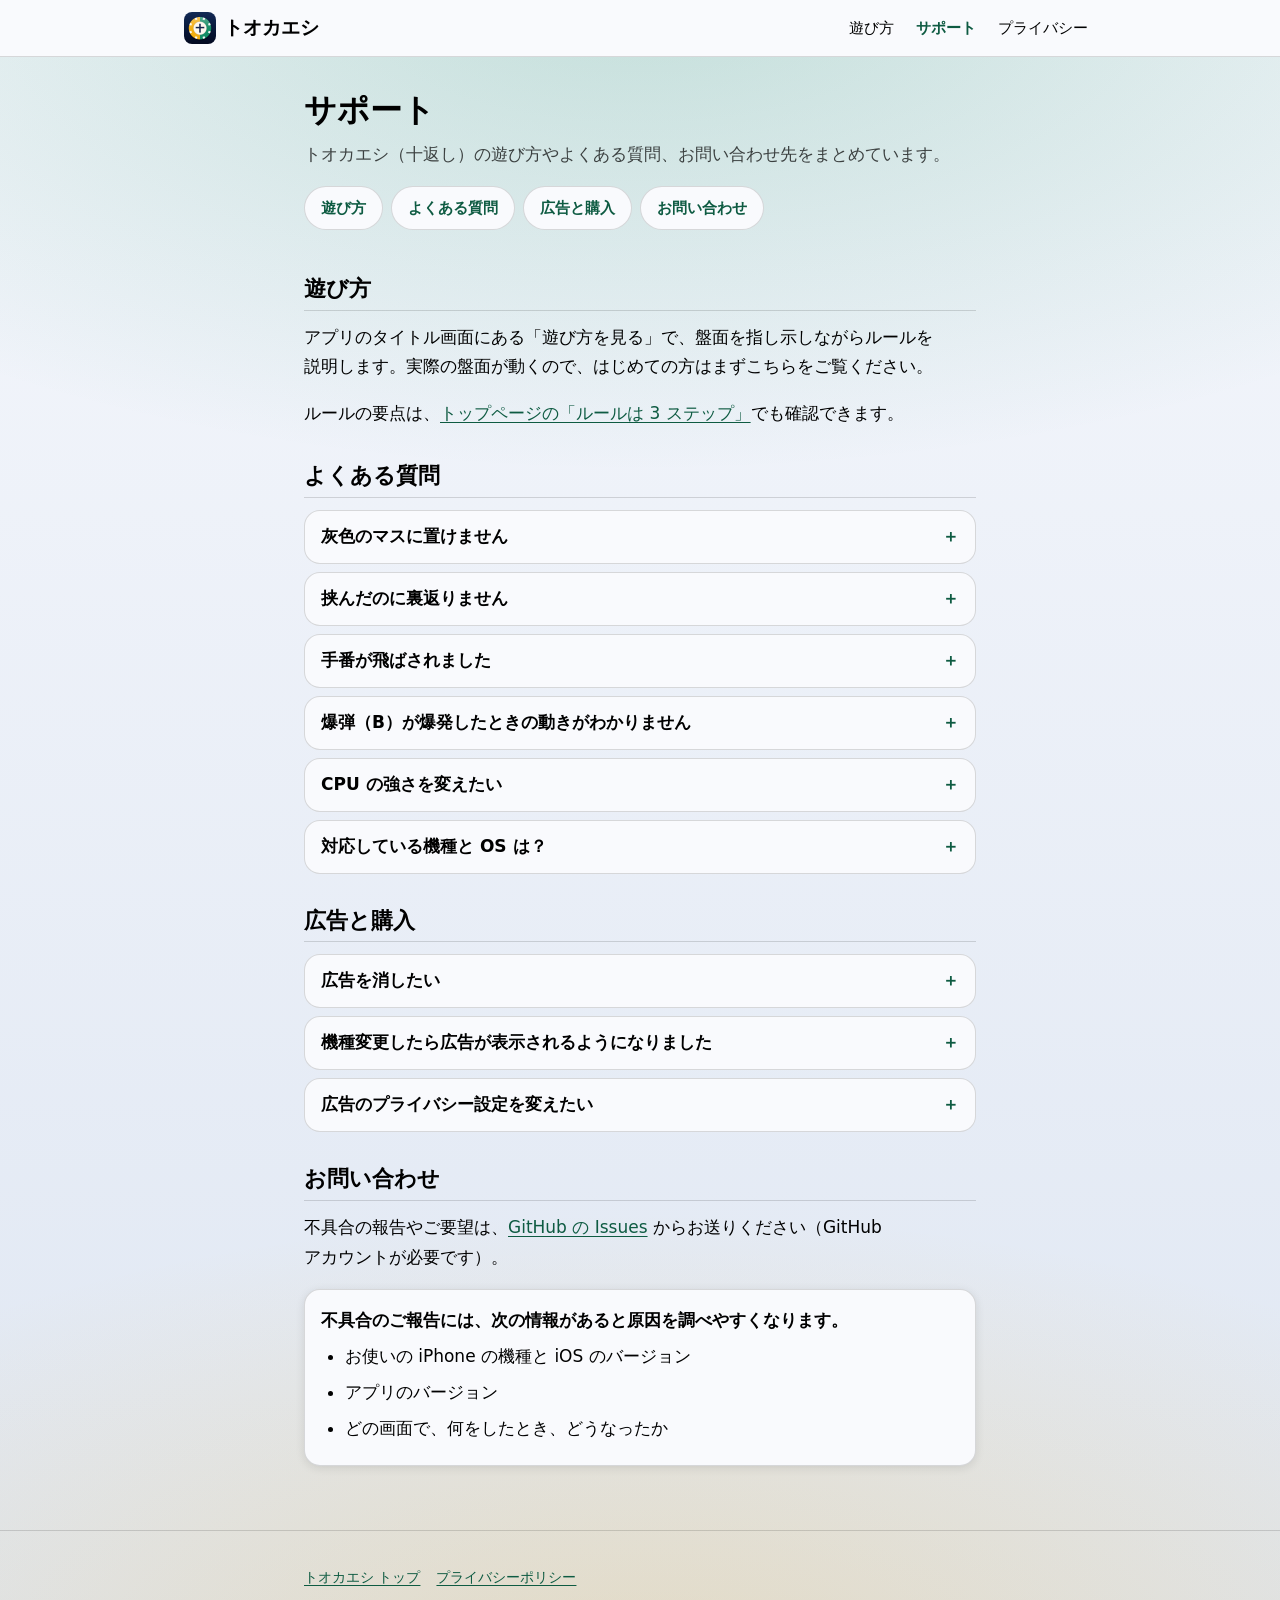
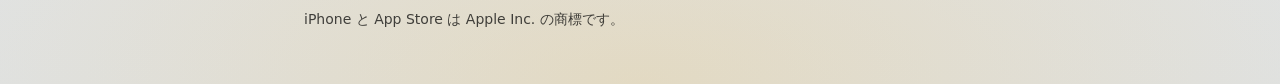
<file: tokaeshi/support.html>
<!doctype html>
<html lang="ja">
<head>
<meta charset="utf-8">
<meta name="viewport" content="width=device-width, initial-scale=1">
<title>トオカエシ サポート｜よくある質問とお問い合わせ</title>
<meta name="description" content="トオカエシ（十返し）のサポートページです。遊び方、広告の削除と購入の復元、よくある質問、お問い合わせ先をまとめています。">
<link rel="canonical" href="https://andy0911.github.io/tokaeshi/support.html">
<meta name="theme-color" content="#f5f7fc" media="(prefers-color-scheme: light)">
<meta name="theme-color" content="#1c1f26" media="(prefers-color-scheme: dark)">
<link rel="icon" type="image/png" sizes="64x64" href="img/favicon-64.png">
<link rel="apple-touch-icon" href="img/apple-touch-icon.png">
<meta property="og:type" content="website">
<meta property="og:site_name" content="トオカエシ">
<meta property="og:locale" content="ja_JP">
<meta property="og:title" content="トオカエシ サポート">
<meta property="og:description" content="トオカエシ（十返し）の遊び方、広告の削除と購入の復元、よくある質問、お問い合わせ先。">
<meta property="og:url" content="https://andy0911.github.io/tokaeshi/support.html">
<meta property="og:image" content="https://andy0911.github.io/tokaeshi/img/icon-512.png">
<meta name="twitter:card" content="summary">
<link rel="stylesheet" href="style.css">
<script src="../analytics.js" defer></script>
<script type="application/ld+json">
{
  "@context": "https://schema.org",
  "@type": "BreadcrumbList",
  "itemListElement": [
    {"@type": "ListItem", "position": 1, "name": "ホーム", "item": "https://andy0911.github.io/"},
    {"@type": "ListItem", "position": 2, "name": "トオカエシ", "item": "https://andy0911.github.io/tokaeshi/"},
    {"@type": "ListItem", "position": 3, "name": "サポート", "item": "https://andy0911.github.io/tokaeshi/support.html"}
  ]
}
</script>
<script type="application/ld+json">
{
  "@context": "https://schema.org",
  "@type": "FAQPage",
  "mainEntity": [
    {
      "@type": "Question",
      "name": "ゲームのルールを教えてください",
      "acceptedAnswer": {
        "@type": "Answer",
        "text": "1 から 9 の数字の駒を置いて、相手の軍を挟んだ時、自軍の合計が相手より大きければ裏返せます。"
      }
    },
    {
      "@type": "Question",
      "name": "広告を非表示にできますか？",
      "acceptedAnswer": {
        "@type": "Answer",
        "text": "アプリ内課金で 300 円の「広告削除」パックを購入すると、すべての広告が非表示になります。"
      }
    }
  ]
}
</script>
</head>
<body>
<a class="skip-link" href="#main">本文へ移動</a>

<header class="site-header">
  <div class="wrap">
    <a class="brand" href="./"><img src="img/icon-512.png" alt="" width="32" height="32"><span class="brand-text">トオカエシ</span></a>
    <nav aria-label="サイト内">
      <ul class="site-nav">
        <li><a href="./#rules">遊び方</a></li>
        <li><a href="support.html" aria-current="page">サポート</a></li>
        <li><a href="privacy.html">プライバシー</a></li>
      </ul>
    </nav>
  </div>
</header>

<main id="main">
  <div class="wrap prose-wrap">
    <div class="page-head">
      <h1>サポート</h1>
      <p>トオカエシ（十返し）の遊び方やよくある質問、お問い合わせ先をまとめています。</p>
      <ul class="jump" aria-label="このページの内容">
        <li><a href="#howto">遊び方</a></li>
        <li><a href="#faq">よくある質問</a></li>
        <li><a href="#ads">広告と購入</a></li>
        <li><a href="#contact">お問い合わせ</a></li>
      </ul>
    </div>

    <div class="prose">
      <h2 id="howto">遊び方</h2>
      <p>アプリのタイトル画面にある「遊び方を見る」で、盤面を指し示しながらルールを説明します。実際の盤面が動くので、はじめての方はまずこちらをご覧ください。</p>
      <p>ルールの要点は、<a href="./#rules">トップページの「ルールは 3 ステップ」</a>でも確認できます。</p>

      <h2 id="faq">よくある質問</h2>
      <div class="faq">
        <details>
          <summary>灰色のマスに置けません</summary>
          <div class="answer">
            <p>盤の外周の灰色のマスには、置くと相手の駒を 1 枚以上裏返せるときだけ置けます。形の上で挟めていても、自軍の合計が相手の軍の合計を上回っていなければ置けません。青と赤のマスには、いつでも置けます。</p>
          </div>
        </details>
        <details>
          <summary>挟んだのに裏返りません</summary>
          <div class="answer">
            <p>裏返るのは、挟んだ自軍の数字の合計が、相手の軍の合計を「上回った」ときだけです。同じ値では裏返りません。戦車（T）は、数字に関係なく挟んだ相手の軍を裏返します。</p>
          </div>
        </details>
        <details>
          <summary>手番が飛ばされました</summary>
          <div class="answer">
            <p>置ける場所がない（または手駒がない）ときは、自動でパスになります。両者とも置けなくなると、対局が終わります。</p>
          </div>
        </details>
        <details>
          <summary>爆弾（B）が爆発したときの動きがわかりません</summary>
          <div class="answer">
            <p>相手に裏返された爆弾は爆発します。爆弾の持ち主が「十字」か「斜め」を選ぶと、選んだ 4 方向それぞれの隣のマスにある相手の駒が裏返ります。爆発で裏返った相手の爆弾も、続けて爆発します。</p>
          </div>
        </details>
        <details>
          <summary>CPU の強さを変えたい</summary>
          <div class="answer">
            <p>タイトル画面の「CPUと対戦」を選ぶと、対戦相手の強さを「かんたん」「ふつう」「つよい」から選べます。自分が先行か後攻かも、そのときに選べます。</p>
          </div>
        </details>
        <details>
          <summary>対応している機種と OS は？</summary>
          <div class="answer">
            <p>iOS 26.5 以降を搭載した iPhone に対応しています。縦向きでの利用を前提にしています。</p>
          </div>
        </details>
      </div>

      <h2 id="ads">広告と購入</h2>
      <div class="faq">
        <details>
          <summary>広告を消したい</summary>
          <div class="answer">
            <p>タイトル画面の「広告を削除」から購入できます（買い切り）。購入すると、対局画面のバナーと対局後の広告が表示されなくなります。</p>
          </div>
        </details>
        <details>
          <summary>機種変更したら広告が表示されるようになりました</summary>
          <div class="answer">
            <p>購入時と同じ Apple アカウントでサインインし、タイトル画面の「購入を復元」をタップしてください。</p>
          </div>
        </details>
        <details>
          <summary>広告のプライバシー設定を変えたい</summary>
          <div class="answer">
            <p>アプリ内のプライバシー設定、または iOS の「設定」＞「プライバシーとセキュリティ」＞「トラッキング」から変更できます。広告で利用する情報については、<a href="privacy.html">プライバシーポリシー</a>をご覧ください。</p>
          </div>
        </details>
      </div>

      <h2 id="contact">お問い合わせ</h2>
      <p>不具合の報告やご要望は、<a href="https://github.com/andy0911/andy0911.github.io/issues" data-placement="support-contact">GitHub の Issues</a> からお送りください（GitHub アカウントが必要です）。</p>
      <div class="panel contact">
        <p style="margin:0 0 var(--space-2)"><strong>不具合のご報告には、次の情報があると原因を調べやすくなります。</strong></p>
        <ul>
          <li>お使いの iPhone の機種と iOS のバージョン</li>
          <li>アプリのバージョン</li>
          <li>どの画面で、何をしたとき、どうなったか</li>
        </ul>
      </div>
    </div>
  </div>
</main>

<footer class="site-footer">
  <div class="wrap prose-wrap">
    <ul>
      <li><a href="./">トオカエシ トップ</a></li>
      <li><a href="privacy.html">プライバシーポリシー</a></li>
    </ul>
    <p>iPhone と App Store は Apple Inc. の商標です。</p>
  </div>
</footer>
</body>
</html>
</file>
<file: tokaeshi/style.css>
/*
 * トオカエシ サイト共通スタイル
 * デザインシステム「トオカエシ」（tokens.json）のトークン名と値をそのまま CSS 変数にしている。
 * ライト/ダークは OS の外観設定（prefers-color-scheme）に従う。
 * ルート直下の index.html もこのファイルを読む。
 */

/* ---------- トークン ---------- */
:root {
  color-scheme: light dark;

  /* 色（ライト） */
  --player-first: #f2ad1a;
  --player-second: #1a8c66;
  --zone-gray: #c7c7c7;
  --zone-blue: #d6e6f7;
  --zone-red: #facccc;
  --board-frame: #00000099;
  --board-divider: #000000;
  --chip-text: #ffffff;
  --on-player: #000000;
  --flipped-ring: #ff3b30;
  --last-placed-ring: #ffffff;
  --chip-recess: #0000004d;
  --chip-text-shadow: #00000073;
  --chip-shade: #00000038;
  --chip-inlay: #ffffff80;
  --chip-sheen: #ffffff66;
  --chip-ring-keyline: #00000099;
  --backdrop-top: #f5f7fc;
  --backdrop-bottom: #dee6f2;
  --brand-tint: #127857;
  --label: #000000;
  /* サイト独自: ガラスの面。DS の glass プレビュー（背景色に白を重ねる）と同じ作り */
  --glass: color-mix(in srgb, var(--backdrop-top) 60%, #ffffff 40%);
  --glass-line: color-mix(in srgb, var(--label) 14%, transparent);

  /* 余白・角丸・影 */
  --space-1: 4px;
  --space-2: 6px;
  --space-3: 8px;
  --space-4: 12px;
  --space-5: 16px;
  --space-6: 24px;
  --space-7: 32px;
  --radius-board: 6px;
  --radius-panel: 16px;
  --radius-dialog: 28px;
  --radius-pill: 999px;
  --shadow-board: 0 3px 8px #00000040;
  --shadow-hero: 0 8px 12px #00000047;

  /* 書体 */
  --font-sans: -apple-system, "SF Pro Text", "Hiragino Sans", "Hiragino Kaku Gothic ProN", system-ui, sans-serif;
  --font-rounded: ui-rounded, "SF Pro Rounded", "Hiragino Maru Gothic ProN", "Hiragino Sans", system-ui, sans-serif;
}

@media (prefers-color-scheme: dark) {
  :root {
    --player-first: #ffbd33;
    --player-second: #38c794;
    --zone-gray: #4d4d4d;
    --zone-blue: #1f3866;
    --zone-red: #471b1f;
    --board-frame: #1a1a1a;
    --board-divider: #ebebeb;
    --chip-text: #141414;
    --flipped-ring: #ff5252;
    --chip-recess: #ffffff38;
    --chip-text-shadow: #00000000;
    --backdrop-top: #1c1f26;
    --backdrop-bottom: #0d0f14;
    --brand-tint: #38c794;
    --label: #ffffff;
    --glass: color-mix(in srgb, var(--backdrop-top) 88%, #ffffff 12%);
    --glass-line: color-mix(in srgb, var(--label) 16%, transparent);
  }
}

/*
 * 文字に使うブランド色。brand-tint はライトでは白文字を載せる塗りのための値（白との比 約 5.5:1）で、
 * 背景の上の文字・リンクにするとコントラストが 4.5:1 に届かない。ライトだけ少し暗くして文字に使う。
 * ダークの brand-tint は暗い背景の上で十分な比があるため、そのまま使う。
 */
:root { --text-tint: color-mix(in srgb, var(--brand-tint) 76%, #000000); }
@media (prefers-color-scheme: dark) { :root { --text-tint: var(--brand-tint); } }

/*
 * 本文の補助色。DS の label-secondary（不透明度 60%）は背景の上で 4.5:1 に届かないため、
 * DS README の指針「重要な説明は label を 70% にして使う」に従い、72% の label を使う。
 */
:root { --text-muted: color-mix(in srgb, var(--label) 72%, transparent); }

/* ---------- 基本 ---------- */
*, *::before, *::after { box-sizing: border-box; }
html { -webkit-text-size-adjust: 100%; scroll-padding-top: 72px; }
body {
  margin: 0;
  min-height: 100vh;
  font-family: var(--font-sans);
  font-size: 17px;
  line-height: 1.75;
  word-break: auto-phrase; /* 対応ブラウザでは文節の切れ目で改行する */
  color: var(--label);
  background-color: var(--backdrop-bottom);
  /* 背景は縦グラデーションに、上に player-second・下に player-first の光を 22% で差す（DS README） */
  background-image:
    radial-gradient(120% 40% at 50% 0%, color-mix(in srgb, var(--player-second) 22%, transparent), transparent 70%),
    radial-gradient(120% 40% at 50% 100%, color-mix(in srgb, var(--player-first) 22%, transparent), transparent 70%),
    linear-gradient(180deg, var(--backdrop-top), var(--backdrop-bottom));
  background-repeat: no-repeat;
}
img, svg { max-width: 100%; height: auto; }
a { color: var(--text-tint); text-underline-offset: 0.18em; }
a:hover { text-decoration-thickness: 2px; }
:focus-visible { outline: 3px solid var(--brand-tint); outline-offset: 3px; border-radius: 4px; }
p { margin: 0 0 1em; text-wrap: pretty; }
h1, h2, h3, .lead { text-wrap: balance; }
h1, h2, h3 { line-height: 1.35; margin: 0; }
ul, ol { margin: 0 0 1em; padding-left: 1.4em; }
.skip-link { position: absolute; left: var(--space-5); top: -100px; z-index: 10; padding: var(--space-3) var(--space-5);
  background: var(--brand-tint); color: var(--chip-text); border-radius: var(--radius-pill); }
.skip-link:focus { top: var(--space-3); }

.wrap { width: 100%; max-width: 960px; margin-inline: auto; padding-inline: var(--space-5); }
.prose-wrap { max-width: 720px; }
@media (min-width: 640px) { .wrap { padding-inline: var(--space-6); } }

/* ---------- ヘッダー・フッター ---------- */
.site-header { position: sticky; top: 0; z-index: 5; background: var(--glass); border-bottom: 1px solid var(--glass-line);
  -webkit-backdrop-filter: blur(14px); backdrop-filter: blur(14px); }
.site-header .wrap { display: flex; align-items: center; justify-content: space-between; gap: var(--space-4); min-height: 56px; }
.brand { display: inline-flex; align-items: center; gap: var(--space-3); min-height: 44px; color: var(--label);
  font-family: var(--font-rounded); font-weight: 800; font-size: 19px; text-decoration: none; }
.brand img { width: 32px; height: 32px; border-radius: 8px; }
/* 狭い画面ではロゴのみにしてナビを 1 行に収める（名前はスクリーンリーダー向けに残す） */
@media (max-width: 479px) {
  .brand:has(img) .brand-text { position: absolute; width: 1px; height: 1px; overflow: hidden; clip-path: inset(50%); white-space: nowrap; }
  .brand:has(img) { gap: 0; }
}
.site-nav { display: flex; flex-wrap: wrap; gap: 0 var(--space-2); margin: 0; padding: 0; list-style: none; }
.site-nav a { display: inline-flex; align-items: center; min-height: 44px; padding: 0 var(--space-3); font-size: 15px;
  color: var(--label); text-decoration: none; border-radius: var(--radius-pill); }
.site-nav a:hover { background: color-mix(in srgb, var(--brand-tint) 14%, transparent); }
.site-nav a[aria-current="page"] { color: var(--text-tint); font-weight: 600; }

.site-footer { margin-top: 64px; padding: var(--space-6) 0 48px; border-top: 1px solid var(--glass-line);
  font-size: 14px; color: var(--text-muted); }
.site-footer ul { display: flex; flex-wrap: wrap; gap: 0 var(--space-5); list-style: none; padding: 0; margin: 0 0 var(--space-3); }
.site-footer a { display: inline-flex; align-items: center; min-height: 44px; }
.site-footer p { margin: 0 0 var(--space-1); }

/* ---------- 駒（チップ）・盤 ---------- */
.chip {
  --d: 48px;
  --c: var(--player-first);
  position: relative; display: inline-grid; place-items: center; flex: none;
  width: var(--d); height: var(--d); border-radius: 50%;
  background:
    radial-gradient(ellipse at 28% 20%, var(--chip-sheen), transparent 50%),
    radial-gradient(circle, transparent 60%, rgba(0, 0, 0, 0.3)),
    var(--c);
  box-shadow: 0 2px 0 color-mix(in srgb, var(--c), #000 42%), 0 3px 3px rgba(0, 0, 0, 0.3), inset 0 0 0 3px var(--chip-shade);
  border: 1px solid rgba(255, 255, 255, 0.35);
  font-family: var(--font-rounded); font-weight: 800; font-size: calc(var(--d) * 0.4); line-height: 1;
  color: var(--chip-text); text-shadow: 0 0.5px 0.5px var(--chip-text-shadow);
}
.chip::before { content: ""; position: absolute; inset: 5px; border-radius: 50%;
  background: repeating-conic-gradient(from 15deg, var(--chip-inlay) 0 8deg, transparent 8deg 30deg);
  -webkit-mask: radial-gradient(circle, transparent 70%, #000 71%); mask: radial-gradient(circle, transparent 70%, #000 71%); }
.chip::after { content: ""; position: absolute; inset: 22%; border-radius: 50%; background: var(--chip-recess); }
.chip > span { position: relative; z-index: 1; }
.chip.first { --c: var(--player-first); }
.chip.second { --c: var(--player-second); }
.chip.flipped { outline: 3px solid var(--flipped-ring); outline-offset: -3px; }
.chip.placed { outline: 3px solid var(--last-placed-ring); outline-offset: -3px; }
.chip.flipped, .chip.placed { box-shadow: 0 2px 0 color-mix(in srgb, var(--c), #000 42%), 0 3px 3px rgba(0, 0, 0, 0.3), inset 0 0 0 3px var(--chip-shade), inset 0 0 0 4px var(--chip-ring-keyline); }
.chip.sm { --d: 28px; }
.chip.sm::before { display: none; }
.chip.sm::after { inset: 14%; }

.board { position: relative; display: grid; grid-template-columns: repeat(8, 1fr); gap: 1px; padding: 2px;
  width: min(100%, 360px); aspect-ratio: 1; margin-inline: auto; background: var(--board-frame);
  border-radius: var(--radius-board); box-shadow: var(--shadow-board); overflow: hidden; }
.board::after { content: ""; position: absolute; left: 0; right: 0; top: 50%; border-top: 2px dashed var(--board-divider); }
.board .cell { display: grid; place-items: center; aspect-ratio: 1; min-width: 0; }
.board .cell.gray { background: var(--zone-gray); }
.board .cell.blue { background: var(--zone-blue); }
.board .cell.red { background: var(--zone-red); }
.board .cell .chip { --d: 84%; width: 84%; height: auto; aspect-ratio: 1; font-size: clamp(11px, 3.6vw, 17px); }
.board .cell .chip::before { display: none; }
.board .cell .chip::after { inset: 18%; }
.board .hint { width: 60%; aspect-ratio: 1; border-radius: 50%;
  background: color-mix(in srgb, var(--board-divider) 14%, transparent);
  border: 2px solid color-mix(in srgb, var(--board-divider) 60%, transparent); }
.board .x { font-size: 18px; line-height: 1; color: var(--label); opacity: 0.7; }

/* ---------- 共通パーツ ---------- */
.eyebrow { margin: 0 0 var(--space-3); font-size: 15px; font-weight: 600; color: var(--text-tint); letter-spacing: 0.04em; }
.panel { background: var(--glass); border: 1px solid var(--glass-line); border-radius: var(--radius-panel);
  padding: var(--space-5); box-shadow: 0 2px 10px rgba(0, 0, 0, 0.1); }
.muted { color: var(--text-muted); }
.small { font-size: 14px; }

.btn { display: inline-flex; align-items: center; justify-content: center; gap: var(--space-3); min-height: 48px;
  padding: 0 var(--space-6); border-radius: var(--radius-pill); font-weight: 600; font-size: 17px; text-decoration: none;
  color: var(--text-tint); background: var(--glass); border: 1px solid var(--glass-line); }
.btn:hover { background: color-mix(in srgb, var(--brand-tint) 12%, var(--glass)); }
.store-badge { display: inline-block; line-height: 0; border-radius: 10px; }
.store-badge img { display: block; height: 52px; width: auto; }
.store-badge:focus-visible { outline-offset: 4px; border-radius: 10px; }

.facts { display: flex; flex-wrap: wrap; gap: var(--space-3); list-style: none; padding: 0; margin: var(--space-5) 0 0; }
.facts li { padding: var(--space-1) var(--space-4); border-radius: var(--radius-pill); font-size: 14px; font-weight: 600;
  color: var(--text-tint); background: color-mix(in srgb, var(--brand-tint) 16%, transparent); }

/* ---------- トップ ---------- */
.hero { padding: var(--space-7) 0 var(--space-6); }
.hero-grid { display: grid; gap: var(--space-7); align-items: center; }
.hero-icon { width: 96px; height: 96px; border-radius: 22px; box-shadow: var(--shadow-hero); margin-bottom: var(--space-5); }
.hero h1 { font-family: var(--font-rounded); font-weight: 800; font-size: 38px; line-height: 1.2; }
.hero h1 small { display: block; margin-top: var(--space-1); font-size: 18px; font-weight: 700; color: var(--text-muted); }
.hero .lead { margin: var(--space-5) 0 var(--space-3); font-size: 20px; font-weight: 700; line-height: 1.5; }
.cta-row { display: flex; flex-wrap: wrap; align-items: center; gap: var(--space-4) var(--space-5); margin-top: var(--space-6); }
.hero-board figcaption { margin-top: var(--space-4); text-align: center; font-size: 14px; color: var(--text-muted); }
@media (min-width: 760px) {
  .hero { padding: 56px 0 var(--space-7); }
  .hero-grid { grid-template-columns: 1.1fr 0.9fr; }
  .hero h1 { font-size: 46px; }
}

.section { padding: var(--space-7) 0 var(--space-3); }
.section > .wrap > h2, .section-title { font-family: var(--font-rounded); font-weight: 800; font-size: 28px; margin-bottom: var(--space-4); }
.section-lead { margin-bottom: var(--space-6); color: var(--text-muted); }

.steps { display: grid; gap: var(--space-4); padding: 0; margin: 0 0 var(--space-6); list-style: none; counter-reset: step; }
.steps li { counter-increment: step; display: grid; grid-template-columns: 36px 1fr; gap: var(--space-4); align-items: start;
  background: var(--glass); border: 1px solid var(--glass-line); border-radius: var(--radius-panel); padding: var(--space-5); }
.steps li::before { content: counter(step); display: grid; place-items: center; width: 36px; height: 36px; border-radius: 50%;
  font-family: var(--font-rounded); font-weight: 800; background: var(--brand-tint); color: var(--chip-text); }
.steps h3 { font-size: 18px; margin-bottom: var(--space-1); }
.steps p { margin: 0; color: var(--text-muted); }
@media (min-width: 720px) { .steps { grid-template-columns: repeat(3, 1fr); } .steps li { grid-template-columns: 1fr; } }

.demo { display: grid; gap: var(--space-5); }
.demo-row { display: flex; align-items: center; gap: var(--space-4); flex-wrap: wrap; }
.demo-label { min-width: 4.5em; font-size: 14px; font-weight: 700; color: var(--text-muted); }
.demo-cells { display: flex; gap: var(--space-2); padding: 2px; border-radius: var(--radius-board); background: var(--board-frame); }
.demo-cells > span { display: grid; place-items: center; width: 64px; height: 64px; background: var(--zone-blue); }
.demo-cells .chip { --d: 52px; }
.demo-cells .hint { width: 36px; height: 36px; border-radius: 50%;
  background: color-mix(in srgb, var(--board-divider) 14%, transparent);
  border: 2px solid color-mix(in srgb, var(--board-divider) 60%, transparent); }
.demo-note { margin: 0; }
.legend-ring { display: inline-block; width: 12px; height: 12px; border-radius: 50%; vertical-align: -1px; margin-right: 4px; }

.cards { display: grid; gap: var(--space-4); padding: 0; margin: 0; list-style: none; }
.cards li { background: var(--glass); border: 1px solid var(--glass-line); border-radius: var(--radius-panel); padding: var(--space-5); }
.cards h3 { font-size: 18px; margin-bottom: var(--space-2); }
.cards p { margin: 0; color: var(--text-muted); }
@media (min-width: 640px) { .cards.cols-2 { grid-template-columns: repeat(2, 1fr); } .cards.cols-3 { grid-template-columns: repeat(3, 1fr); } }

.piece-row { display: flex; gap: var(--space-4); align-items: flex-start; }
.piece-row .chip { margin-top: 2px; }

.zones { display: grid; gap: var(--space-3); list-style: none; padding: 0; margin: 0; }
.zones li { display: grid; grid-template-columns: 28px 1fr; gap: var(--space-3); align-items: start; }
.zones i { width: 28px; height: 28px; border-radius: 6px; border: 1px solid var(--glass-line); margin-top: 4px; }
.zones .z-gray { background: var(--zone-gray); }
.zones .z-blue { background: var(--zone-blue); }
.zones .z-red { background: var(--zone-red); }
.zones .z-line { height: 0; margin-top: 18px; border: 0; border-top: 2px dashed var(--board-divider); border-radius: 0; }
.split { display: grid; gap: var(--space-6); align-items: center; }
@media (min-width: 760px) { .split { grid-template-columns: 1fr 1fr; } }

.cta-band { margin-top: var(--space-7); text-align: center; padding: var(--space-7) var(--space-5); }
.cta-band h2 { font-family: var(--font-rounded); font-weight: 800; font-size: 26px; margin-bottom: var(--space-3); }
.cta-band .store-badge { margin-top: var(--space-3); }

/* ---------- サポート・プライバシー（読み物） ---------- */
.page-head { padding: var(--space-7) 0 var(--space-4); }
.page-head h1 { font-family: var(--font-rounded); font-weight: 800; font-size: clamp(24px, 8vw, 32px); }
.page-head p { margin: var(--space-3) 0 0; color: var(--text-muted); }
.jump { display: flex; flex-wrap: wrap; gap: var(--space-3); list-style: none; padding: 0; margin: var(--space-5) 0 0; }
.jump a { display: inline-flex; align-items: center; min-height: 44px; padding: 0 var(--space-5); border-radius: var(--radius-pill);
  background: var(--glass); border: 1px solid var(--glass-line); text-decoration: none; font-weight: 600; font-size: 15px; }
.prose h2 { font-size: 22px; font-weight: 700; margin: var(--space-7) 0 var(--space-4); padding-bottom: var(--space-2); border-bottom: 1px solid var(--glass-line); }
.prose h3 { font-size: 17px; margin: var(--space-5) 0 var(--space-2); }
.prose li { margin-bottom: var(--space-2); }
.date { color: var(--text-muted); font-size: 15px; }

.faq { display: grid; gap: var(--space-3); }
.faq details { background: var(--glass); border: 1px solid var(--glass-line); border-radius: var(--radius-panel); }
.faq summary { cursor: pointer; list-style: none; display: flex; justify-content: space-between; gap: var(--space-4); align-items: center;
  min-height: 52px; padding: var(--space-3) var(--space-5); font-weight: 600; }
.faq summary::-webkit-details-marker { display: none; }
.faq summary::after { content: "＋"; flex: none; color: var(--text-tint); font-weight: 700; }
.faq details[open] summary::after { content: "－"; }
.faq .answer { padding: 0 var(--space-5) var(--space-4); color: var(--label); }
.faq .answer p:last-child { margin-bottom: 0; }

.contact { margin-top: var(--space-4); }
.contact ul { margin-bottom: 0; }

/* 320px 幅の端末でもナビを 1 行に収める（上のナビの定義より後に置く） */
@media (max-width: 360px) {
  .site-header .wrap { gap: var(--space-2); }
  .site-nav { flex-wrap: nowrap; }
  .site-nav a { padding: 0 var(--space-2); font-size: 14px; }
}

@media (prefers-reduced-motion: reduce) { * { scroll-behavior: auto !important; } }
@media print { .site-header, .site-footer, .cta-band { display: none; } body { background: none; } }
</file>
<file: r/style.css>
:root { color-scheme: light dark; --ink: #1d1a17; --bg: #faf7f2; --muted: #6b645c; --line: #ddd5c9; --accent: #1d1a17; --on: #faf7f2; }
@media (prefers-color-scheme: dark) { :root { --ink: #f1ebe2; --bg: #1c1a18; --muted: #a39b90; --line: #3a3631; --accent: #f1ebe2; --on: #1c1a18; } }
body { margin: 0; background: var(--bg); color: var(--ink); font: 16px/1.6 -apple-system, "Hiragino Sans", sans-serif; }
main { max-width: 32rem; margin: 0 auto; padding: 1.5rem 1.25rem 3rem; }
.brand { font-size: .85rem; letter-spacing: .08em; color: var(--muted); margin: 0; }
h1 { font-family: ui-serif, "Hiragino Mincho ProN", serif; font-size: 1.6rem; margin: .25rem 0 .25rem; overflow-wrap: anywhere; }
.muted { color: var(--muted); font-size: .9rem; }
.error { color: #b3261e; font-weight: 600; }
dl { display: grid; grid-template-columns: 1fr 1fr; gap: .75rem; margin: 1.25rem 0; }
dl div { border: 1px solid var(--line); border-radius: .5rem; padding: .5rem .75rem; }
dt { font-size: .8rem; color: var(--muted); } dd { margin: 0; font-size: 1.25rem; font-variant-numeric: tabular-nums; }
ol { list-style: none; padding: 0; margin: 0 0 1rem; border: 1px solid var(--line); border-radius: .5rem; }
ol li { display: flex; justify-content: space-between; padding: .6rem .75rem; border-top: 1px solid var(--line); }
ol li:first-child { border-top: 0; }
.button { display: inline-block; background: var(--accent); color: var(--on); text-decoration: none; padding: .75rem 1.25rem; border-radius: .5rem; font-weight: 600; }
</file>
<file: coffee/style.css>
:root { color-scheme: light dark; }
body { margin: 0; font-family: -apple-system, "Hiragino Sans", sans-serif; line-height: 1.8; background: Canvas; color: CanvasText; }
main { max-width: 720px; margin: 0 auto; padding: 32px 16px 64px; }
h1 { font-size: 1.6rem; }
h2 { font-size: 1.2rem; margin-top: 2em; border-bottom: 1px solid color-mix(in srgb, CanvasText 20%, transparent); }
h3 { font-size: 1rem; }
.date { color: color-mix(in srgb, CanvasText 60%, transparent); }
</file>
